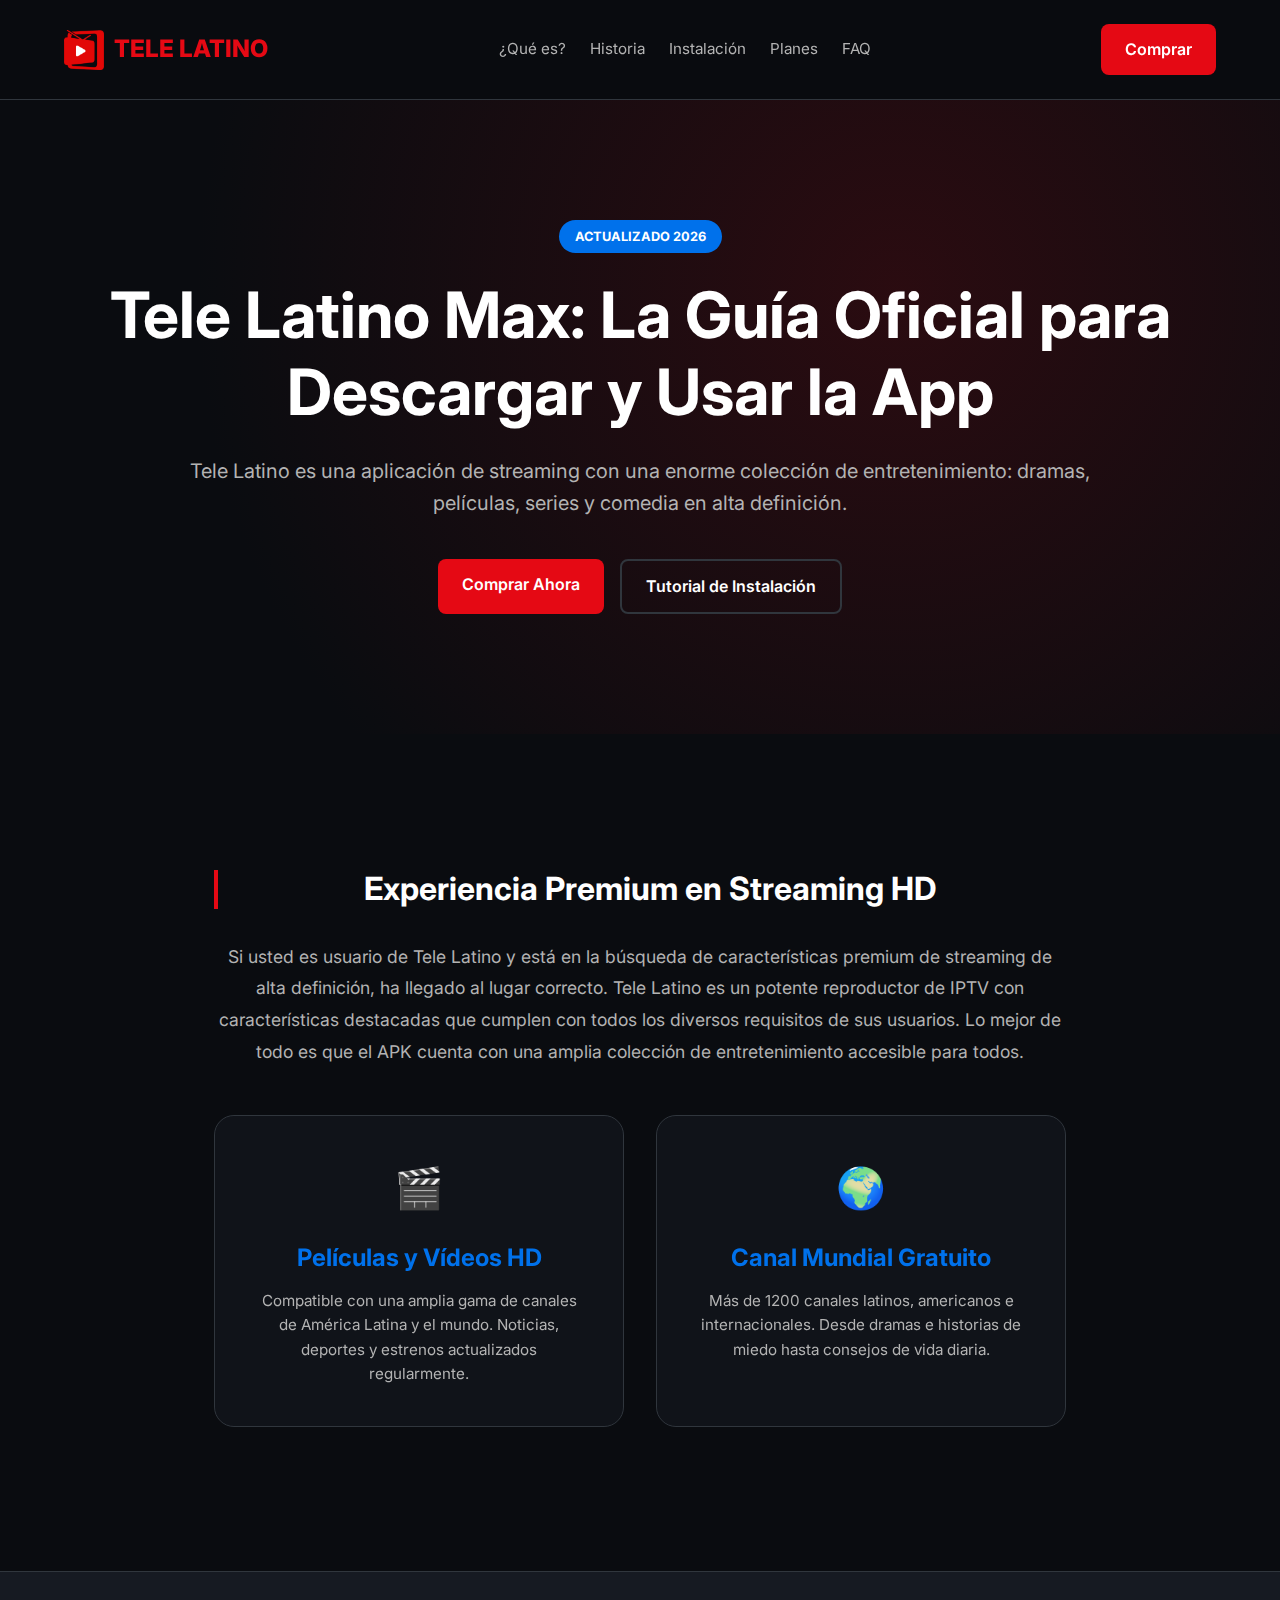
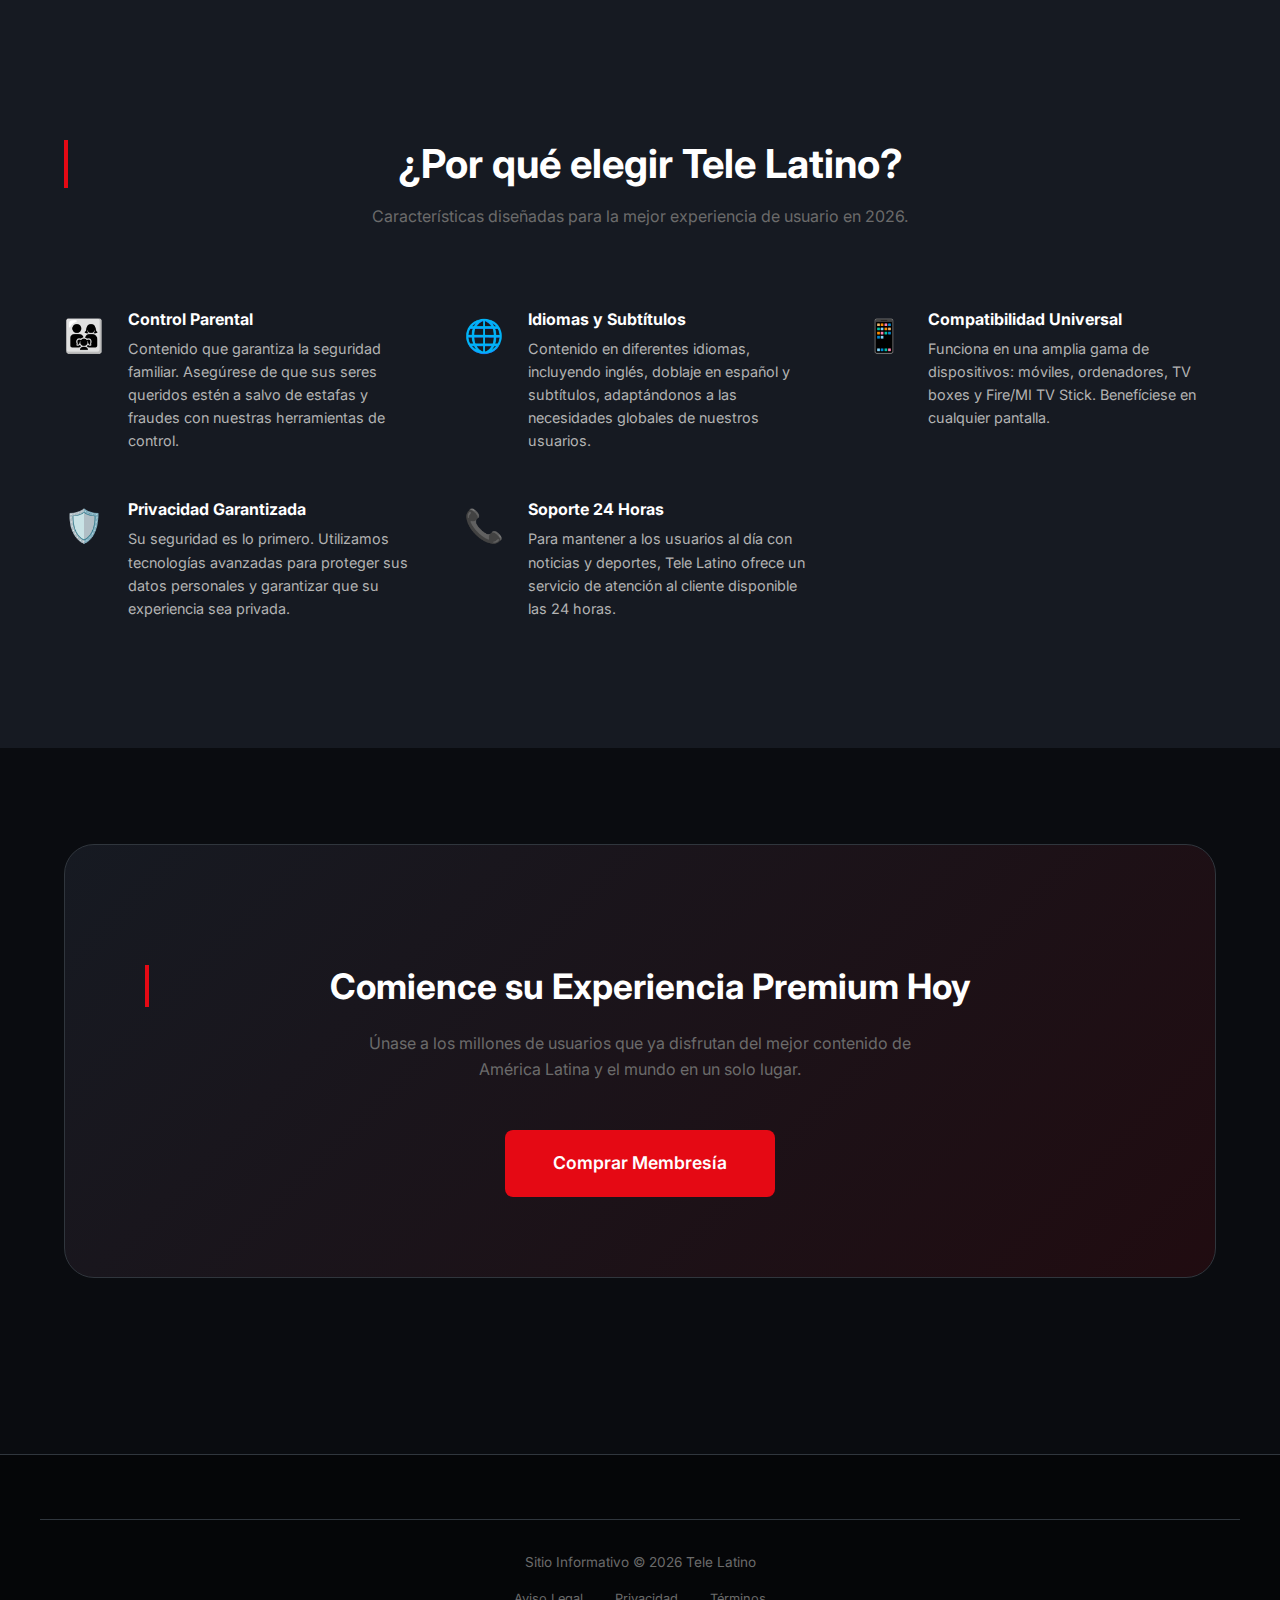
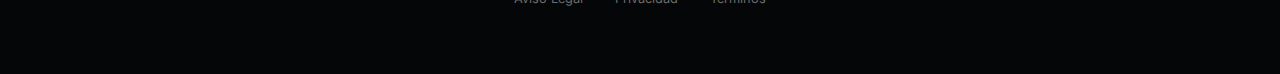
<file: index.html>
<!DOCTYPE html>
<html lang="es">

<head>
    <meta charset="UTF-8">
    <meta name="viewport" content="width=device-width, initial-scale=1.0">
    <title>Tele Latino Max 2026: Descargar App Oficial y Guía de Instalación</title>
    <meta name="description"
        content="Tele Latino Max 2026. Descarga el APK oficial, instala en Fire Stick y accede a Tele Latino Online de forma segura. La mejor app para Android y Smart TV.">
    <link rel="canonical" href="https://telelatino-mundial.info/">

    <!-- Open Graph / Facebook -->
    <meta property="og:type" content="website">
    <meta property="og:url" content="https://telelatino-mundial.info/">
    <meta property="og:title" content="Tele Latino Max 2026: Descargar App Oficial">
    <meta property="og:description"
        content="Todo sobre Tele Latino Max: descargar app, instalación en Android y Fire Stick. Guía 2026.">
    <meta property="og:image" content="https://telelatino-mundial.info/img/logo.png">

    <!-- Google Compliance Signals -->
    <meta name="googlebot" content="index, follow, max-snippet:-1, max-image-preview:large, max-video-preview:-1">
    <meta name="bingbot" content="index, follow">

    <!-- Structured Data JSON-LD -->
    <script type="application/ld+json">
    {
      "@context": "https://schema.org",
      "@type": "WebSite",
      "name": "Tele Latino Guía Oficial",
      "url": "https://telelatino-mundial.info/",
      "potentialAction": {
        "@type": "SearchAction",
        "target": "https://telelatino-mundial.info/faq.html?q={search_term_string}",
        "query-input": "required name=search_term_string"
      }
    }
    </script>
    <script type="application/ld+json">
    {
      "@context": "https://schema.org",
      "@type": "SoftwareApplication",
      "name": "Tele Latino Max",
      "operatingSystem": "Android",
      "applicationCategory": "EntertainmentApplication",
      "aggregateRating": {
        "@type": "AggregateRating",
        "ratingValue": "4.8",
        "reviewCount": "12500"
      },
      "offers": {
        "@type": "Offer",
        "price": "8.00",
        "priceCurrency": "USD"
      }
    }
    </script>
    <link rel="icon" type="image/png" href="img/favicon.png">
    <link rel="stylesheet" href="css/styles.css">
    <link rel="preconnect" href="https://fonts.googleapis.com">
    <link rel="preconnect" href="https://fonts.gstatic.com" crossorigin>
    <link href="https://fonts.googleapis.com/css2?family=Inter:wght@400;600;700;800&display=swap" rel="stylesheet">
    <style>
        .hero {
            position: relative;
            padding: 120px 0;
            overflow: hidden;
            background: radial-gradient(circle at 70% 30%, rgba(229, 9, 20, 0.15) 0%, rgba(10, 12, 16, 1) 70%);
        }

        .badge {
            display: inline-block;
            background-color: var(--secondary);
            color: white;
            padding: 0.4rem 1rem;
            border-radius: 50px;
            font-size: 0.8rem;
            font-weight: 700;
            margin-bottom: 1.5rem;
            text-transform: uppercase;
        }

        .feature-card {
            border: 1px solid var(--border);
            padding: 2.5rem;
            border-radius: 20px;
            background: rgba(22, 26, 34, 0.5);
            backdrop-filter: blur(10px);
            transition: var(--transition);
        }

        .feature-card:hover {
            border-color: var(--primary);
            box-shadow: 0 10px 30px rgba(229, 9, 20, 0.1);
        }
    </style>
</head>

<body>
    <header>
        <div class="container">
            <nav>
                <a href="index.html" class="logo">
                    <img src="img/logo.png" alt="Tele Latino">
                    Tele Latino
                </a>
                <div class="nav-links">
                    <a href="que-es-tele-latino.html">¿Qué es?</a>
                    <a href="historia.html">Historia</a>
                    <a href="instalacion.html">Instalación</a>
                    <a href="planes-precios.html">Planes</a>
                    <a href="faq.html">FAQ</a>
                </div>
                <div class="nav-cta">
                    <a href="https://telelatino-mundial.com" class="btn btn-primary">Comprar</a>
                </div>
            </nav>
        </div>
    </header>

    <main>
        <section class="hero">
            <div class="container" style="position: relative; z-index: 2; text-align: center;">
                <span class="badge">Actualizado 2026</span>
                <h1 style="font-size: clamp(2.5rem, 5vw, 4rem); margin-bottom: 1.5rem;">Tele Latino Max: La Guía Oficial
                    para Descargar y Usar la App</h1>
                <p
                    style="font-size: 1.25rem; color: var(--text-gray); margin-bottom: 2.5rem; max-width: 900px; margin-inline: auto;">
                    Tele Latino es una aplicación de streaming con una enorme colección de entretenimiento: dramas,
                    películas, series y comedia en alta definición.
                </p>
                <div style="display: flex; gap: 1rem; justify-content: center;">
                    <a href="https://telelatino-mundial.com" class="btn btn-primary">Comprar Ahora</a>
                    <a href="instalacion.html" class="btn btn-outline">Tutorial de Instalación</a>
                </div>
            </div>
        </section>

        <!-- Nueva Sección: Introducción Detallada -->
        <section style="padding: 6rem 0; border-bottom: 1px solid var(--border);">
            <div class="container" style="max-width: 900px; text-align: center;">
                <h2 style="margin-bottom: 2rem;">Experiencia Premium en Streaming HD</h2>
                <p style="color: var(--text-gray); font-size: 1.1rem; line-height: 1.8; margin-bottom: 3rem;">
                    Si usted es usuario de Tele Latino y está en la búsqueda de características premium de streaming de
                    alta definición, ha llegado al lugar correcto. Tele Latino es un potente reproductor de IPTV con
                    características destacadas que cumplen con todos los diversos requisitos de sus usuarios. Lo mejor
                    de todo es que el APK cuenta con una amplia colección de entretenimiento accesible para todos.
                </p>
                <div class="card-grid">
                    <div class="feature-card">
                        <div style="font-size: 2.5rem; margin-bottom: 1rem;">🎬</div>
                        <h3>Películas y Vídeos HD</h3>
                        <p style="color: var(--text-gray); font-size: 0.95rem;">Compatible con una amplia gama de
                            canales de América Latina y el mundo. Noticias, deportes y estrenos actualizados
                            regularmente.</p>
                    </div>
                    <div class="feature-card">
                        <div style="font-size: 2.5rem; margin-bottom: 1rem;">🌍</div>
                        <h3>Canal Mundial Gratuito</h3>
                        <p style="color: var(--text-gray); font-size: 0.95rem;">Más de 1200 canales latinos, americanos
                            e internacionales. Desde dramas e historias de miedo hasta consejos de vida diaria.</p>
                    </div>
                </div>
            </div>
        </section>

        <!-- Nueva Sección: Por qué elegir Tele Latino -->
        <section style="padding: 8rem 0; background-color: var(--bg-card);">
            <div class="container">
                <div style="text-align: center; margin-bottom: 5rem;">
                    <h2 style="font-size: 2.5rem;">¿Por qué elegir Tele Latino?</h2>
                    <p style="color: var(--text-muted);">Características diseñadas para la mejor experiencia de usuario
                        en 2026.</p>
                </div>

                <div style="display: grid; grid-template-columns: repeat(auto-fit, minmax(300px, 1fr)); gap: 3rem;">
                    <!-- Control Parental -->
                    <div style="display: flex; gap: 1.5rem;">
                        <span style="font-size: 2rem; color: var(--primary);">👨‍👩‍👧</span>
                        <div>
                            <h4 style="margin-bottom: 0.5rem;">Control Parental</h4>
                            <p style="color: var(--text-gray); font-size: 0.9rem;">Contenido que garantiza la seguridad
                                familiar. Asegúrese de que sus seres queridos estén a salvo de estafas y fraudes con
                                nuestras herramientas de control.</p>
                        </div>
                    </div>

                    <!-- Idiomas -->
                    <div style="display: flex; gap: 1.5rem;">
                        <span style="font-size: 2rem; color: var(--primary);">🌐</span>
                        <div>
                            <h4 style="margin-bottom: 0.5rem;">Idiomas y Subtítulos</h4>
                            <p style="color: var(--text-gray); font-size: 0.9rem;">Contenido en diferentes idiomas,
                                incluyendo inglés, doblaje en español y subtítulos, adaptándonos a las necesidades
                                globales de nuestros usuarios.</p>
                        </div>
                    </div>

                    <!-- Compatibilidad -->
                    <div style="display: flex; gap: 1.5rem;">
                        <span style="font-size: 2rem; color: var(--primary);">📱</span>
                        <div>
                            <h4 style="margin-bottom: 0.5rem;">Compatibilidad Universal</h4>
                            <p style="color: var(--text-gray); font-size: 0.9rem;">Funciona en una amplia gama de
                                dispositivos: móviles, ordenadores, TV boxes y Fire/MI TV Stick. Benefíciese en
                                cualquier pantalla.</p>
                        </div>
                    </div>

                    <!-- Privacidad -->
                    <div style="display: flex; gap: 1.5rem;">
                        <span style="font-size: 2rem; color: var(--primary);">🛡️</span>
                        <div>
                            <h4 style="margin-bottom: 0.5rem;">Privacidad Garantizada</h4>
                            <p style="color: var(--text-gray); font-size: 0.9rem;">Su seguridad es lo primero.
                                Utilizamos tecnologías avanzadas para proteger sus datos personales y garantizar que su
                                experiencia sea privada.</p>
                        </div>
                    </div>

                    <!-- Soporte 24h -->
                    <div style="display: flex; gap: 1.5rem;">
                        <span style="font-size: 2rem; color: var(--primary);">📞</span>
                        <div>
                            <h4 style="margin-bottom: 0.5rem;">Soporte 24 Horas</h4>
                            <p style="color: var(--text-gray); font-size: 0.9rem;">Para mantener a los usuarios al día
                                con noticias y deportes, Tele Latino ofrece un servicio de atención al cliente
                                disponible las 24 horas.</p>
                        </div>
                    </div>
                </div>
            </div>
        </section>

        <!-- CTA Final -->
        <section style="padding: 6rem 0; text-align: center;">
            <div class="container">
                <div
                    style="background: linear-gradient(135deg, var(--bg-card) 0%, rgba(229, 9, 20, 0.1) 100%); padding: 5rem; border-radius: 30px; border: 1px solid var(--border);">
                    <h2 style="font-size: 2.2rem; margin-bottom: 1.5rem;">Comience su Experiencia Premium Hoy</h2>
                    <p style="color: var(--text-muted); margin-bottom: 3rem; max-width: 600px; margin-inline: auto;">
                        Únase a los millones de usuarios que ya disfrutan del mejor contenido de América Latina y el
                        mundo en un solo lugar.</p>
                    <a href="https://telelatino-mundial.com" class="btn btn-primary"
                        style="padding: 1.2rem 3rem; font-size: 1.1rem;">Comprar Membresía</a>
                </div>
            </div>
        </section>
    </main>

    <footer>
        <div class="container" style="padding: 2rem 0; text-align: center; border-top: 1px solid var(--border);">
            <p style="color: var(--text-muted); font-size: 0.85rem; margin-bottom: 1rem;">Sitio Informativo &copy; 2026
                Tele Latino</p>
            <div style="display: flex; justify-content: center; gap: 2rem; font-size: 0.8rem;">
                <a href="aviso-legal.html" style="color: var(--text-muted); text-decoration: none;">Aviso Legal</a>
                <a href="politica-privacidad.html"
                    style="color: var(--text-muted); text-decoration: none;">Privacidad</a>
                <a href="terminos-condiciones.html"
                    style="color: var(--text-muted); text-decoration: none;">Términos</a>
            </div>
        </div>
    </footer>
</body>

</html>
</file>
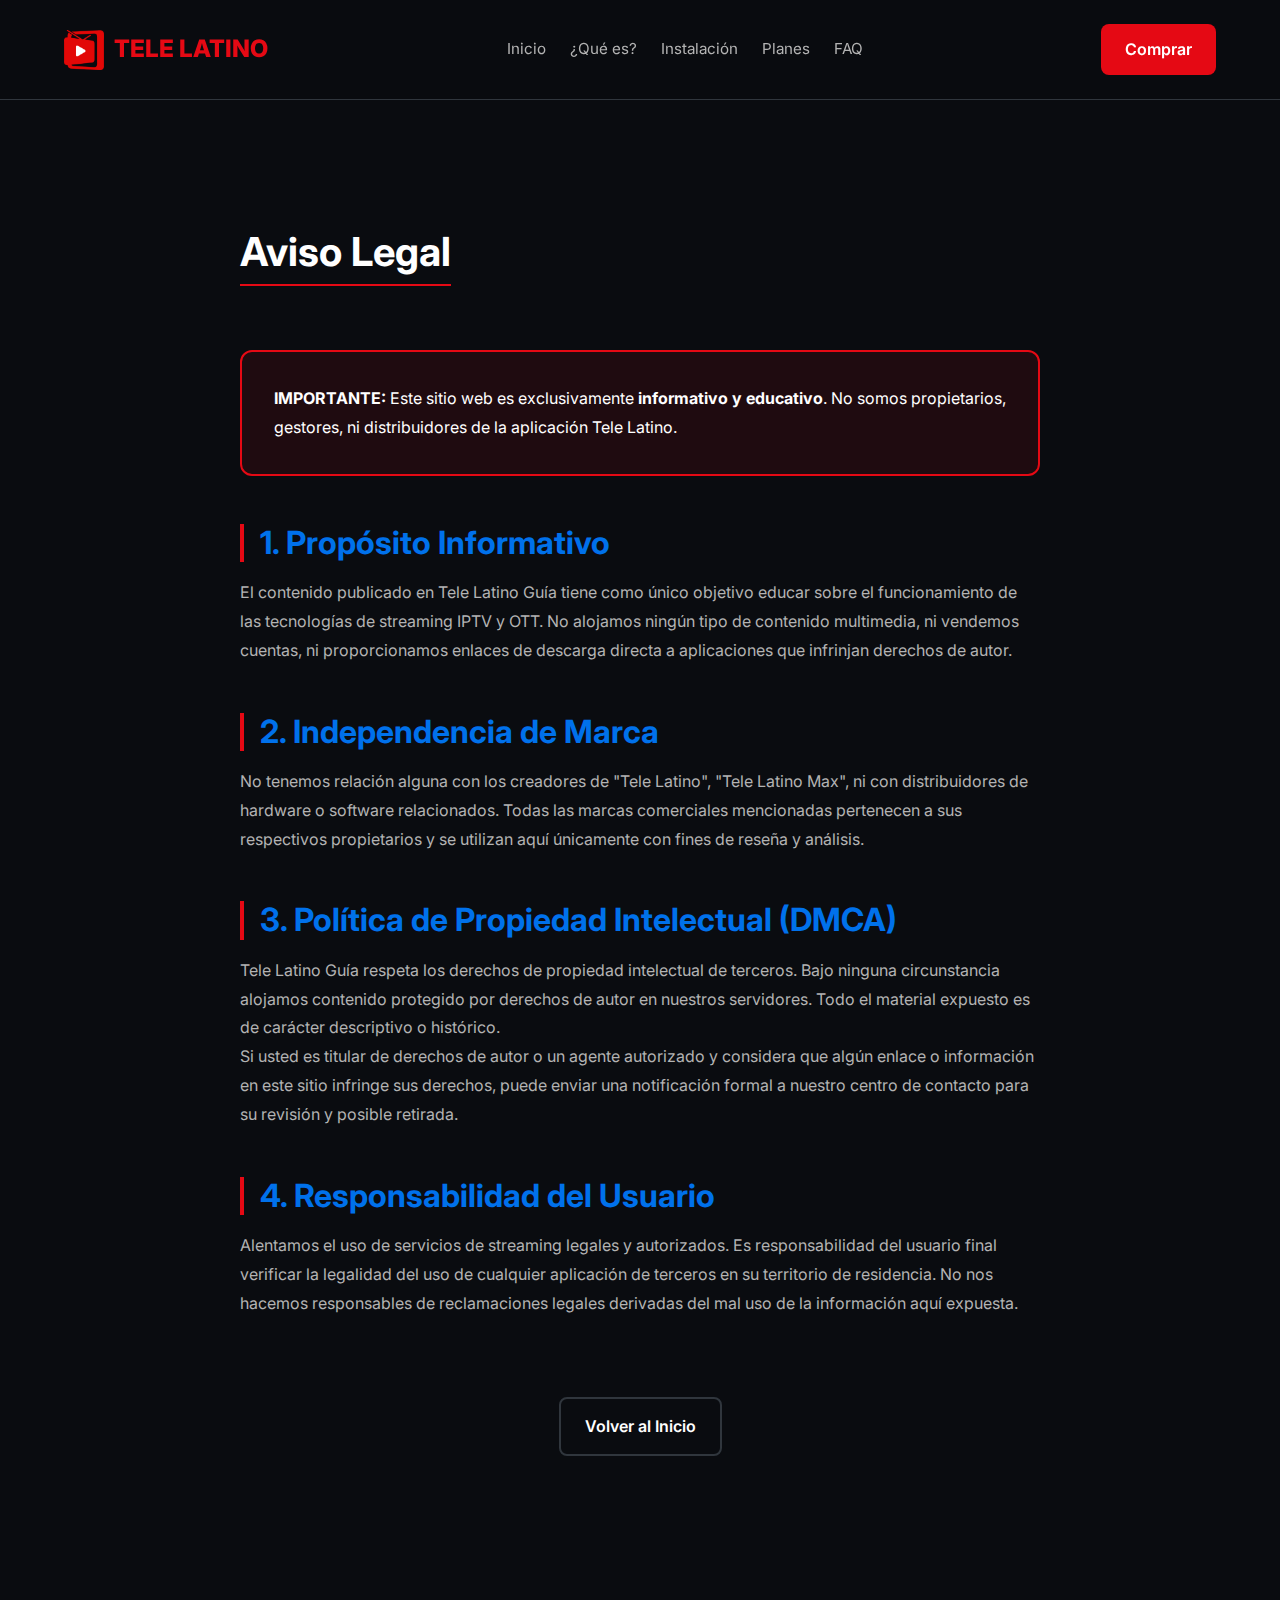
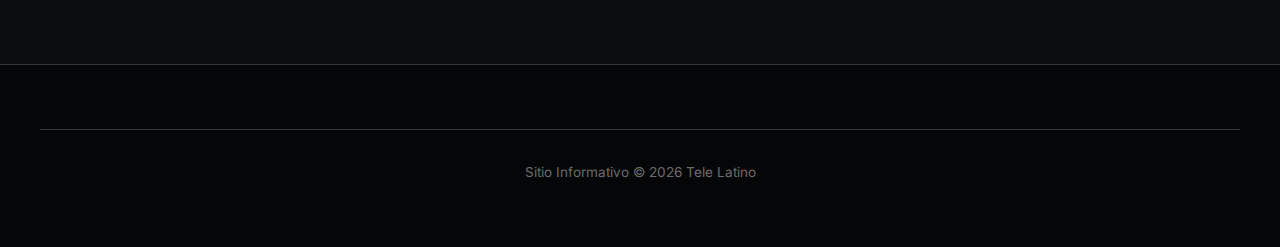
<file: aviso-legal.html>
<!DOCTYPE html>
<html lang="es">

<head>
    <meta charset="UTF-8">
    <meta name="viewport" content="width=device-width, initial-scale=1.0">
    <title>Aviso Legal – Tele Latino Guía Informativa 2026</title>
    <meta name="description"
        content="Descargo de responsabilidad legal. Información crítica sobre nuestra independencia de la marca Tele Latino y nuestra misión educativa.">
    <link rel="canonical" href="https://telelatino-mundial.info/aviso-legal.html">
    <link rel="icon" type="image/png" href="img/favicon.png">
    <link rel="stylesheet" href="css/styles.css">
    <link rel="preconnect" href="https://fonts.googleapis.com">
    <link rel="preconnect" href="https://fonts.gstatic.com" crossorigin>
    <link href="https://fonts.googleapis.com/css2?family=Inter:wght@400;600;700;800&display=swap" rel="stylesheet">
    <style>
        .legal-content {
            padding: 8rem 0;
            max-width: 800px;
            margin: 0 auto;
            line-height: 1.8;
            color: var(--text-gray);
        }

        .legal-content h1 {
            color: var(--text-white);
            margin-bottom: 2rem;
            border-bottom: 2px solid var(--primary);
            padding-bottom: 0.5rem;
            display: inline-block;
        }

        .legal-content h2 {
            color: var(--secondary);
            margin-top: 3rem;
            margin-bottom: 1rem;
        }

        .warning-stamp {
            background: rgba(229, 9, 20, 0.1);
            border: 2px solid var(--primary);
            padding: 2rem;
            border-radius: 12px;
            margin: 2rem 0;
            color: var(--text-white);
        }
    </style>
</head>

<body>
    <header>
        <div class="container">
            <nav>
                <a href="index.html" class="logo">
                    <img src="img/logo.png" alt="Tele Latino">
                    Tele Latino
                </a>
                <div class="nav-links">
                    <a href="index.html">Inicio</a>
                    <a href="que-es-tele-latino.html">¿Qué es?</a>
                    <a href="instalacion.html">Instalación</a>
                    <a href="planes-precios.html">Planes</a>
                    <a href="faq.html">FAQ</a>
                </div>
                <div class="nav-cta">
                    <a href="https://telelatino-mundial.com" class="btn btn-primary">Comprar</a>
                </div>
            </nav>
        </div>
    </header>

    <main class="container legal-content">
        <h1>Aviso Legal</h1>

        <div class="warning-stamp">
            <strong>IMPORTANTE:</strong> Este sitio web es exclusivamente <strong>informativo y educativo</strong>. No
            somos propietarios, gestores, ni distribuidores de la aplicación Tele Latino.
        </div>

        <h2>1. Propósito Informativo</h2>
        <p>El contenido publicado en Tele Latino Guía tiene como único objetivo educar sobre el funcionamiento de las
            tecnologías de streaming IPTV y OTT. No alojamos ningún tipo de contenido multimedia, ni vendemos cuentas,
            ni proporcionamos enlaces de descarga directa a aplicaciones que infrinjan derechos de autor.</p>

        <h2>2. Independencia de Marca</h2>
        <p>No tenemos relación alguna con los creadores de "Tele Latino", "Tele Latino Max", ni con distribuidores de
            hardware o software relacionados. Todas las marcas comerciales mencionadas pertenecen a sus respectivos
            propietarios y se utilizan aquí únicamente con fines de reseña y análisis.</p>

        <h2>3. Política de Propiedad Intelectual (DMCA)</h2>
        <p>Tele Latino Guía respeta los derechos de propiedad intelectual de terceros. Bajo ninguna circunstancia
            alojamos contenido protegido por derechos de autor en nuestros servidores. Todo el material expuesto es de
            carácter descriptivo o histórico.</p>
        <p>Si usted es titular de derechos de autor o un agente autorizado y considera que algún enlace o información en
            este sitio infringe sus derechos, puede enviar una notificación formal a nuestro centro de contacto para su
            revisión y posible retirada.</p>

        <h2>4. Responsabilidad del Usuario</h2>
        <p>Alentamos el uso de servicios de streaming legales y autorizados. Es responsabilidad del usuario final
            verificar la legalidad del uso de cualquier aplicación de terceros en su territorio de residencia. No nos
            hacemos responsables de reclamaciones legales derivadas del mal uso de la información aquí expuesta.</p>

        <div style="margin-top: 5rem; text-align: center;">
            <a href="index.html" class="btn btn-outline">Volver al Inicio</a>
        </div>
    </main>

    <footer>
        <div class="container" style="padding: 2rem 0; text-align: center; border-top: 1px solid var(--border);">
            <p style="color: var(--text-muted); font-size: 0.85rem;">Sitio Informativo &copy; 2026 Tele Latino</p>
        </div>
    </footer>
</body>

</html>
</file>
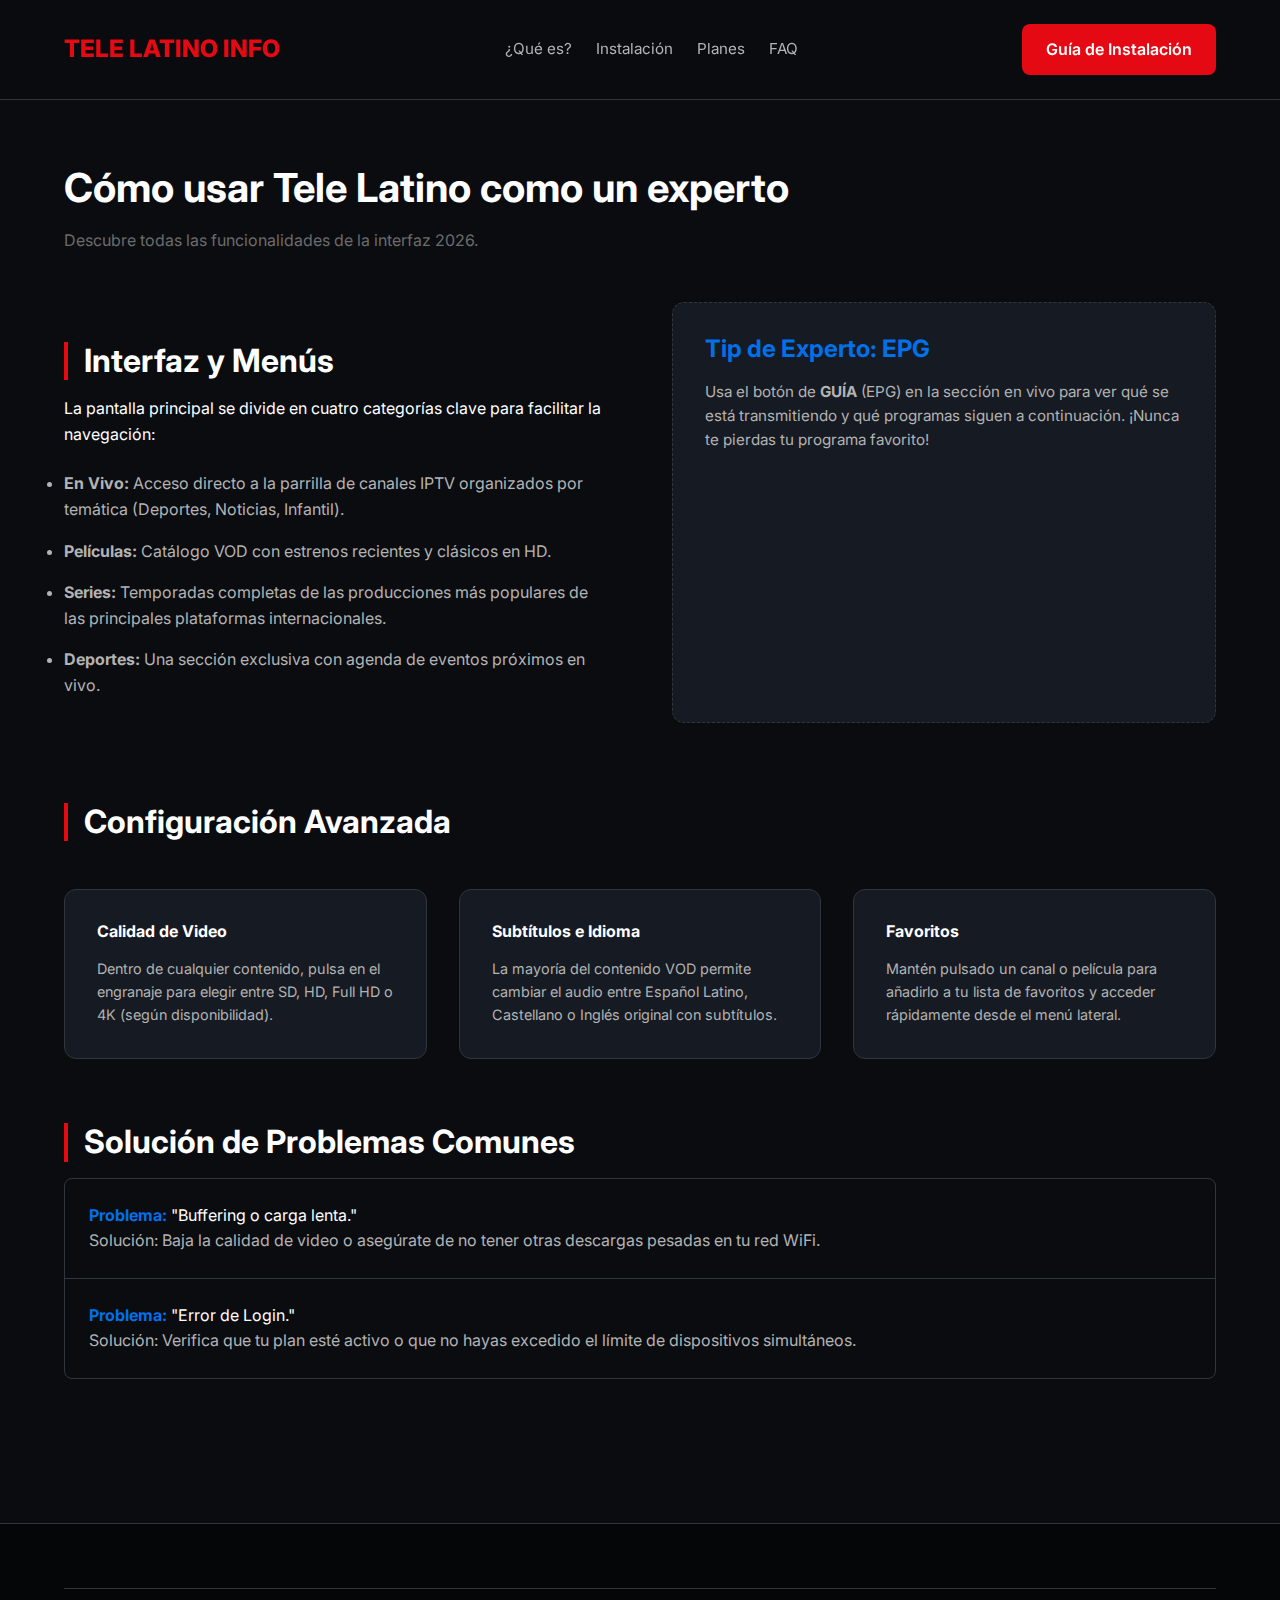
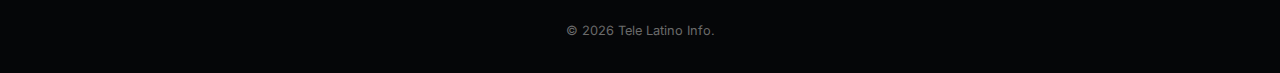
<file: como-usar.html>
<!DOCTYPE html>
<html lang="es">

<head>
    <meta charset="UTF-8">
    <meta name="viewport" content="width=device-width, initial-scale=1.0">
    <title>Cómo usar Tele Latino – Funciones y Configuración</title>
    <meta name="description"
        content="Guía completa sobre el funcionamiento de Tele Latino: menús, búsqueda, favoritos y configuración de calidad.">
    <link rel="stylesheet" href="css/styles.css">
    <link rel="preconnect" href="https://fonts.googleapis.com">
    <link rel="preconnect" href="https://fonts.gstatic.com" crossorigin>
    <link href="https://fonts.googleapis.com/css2?family=Inter:wght@400;600;700;800&display=swap" rel="stylesheet">
</head>

<body>
    <header>
        <div class="container">
            <nav>
                <a href="index.html" class="logo">Tele Latino Info</a>
                <div class="nav-links">
                    <a href="que-es-tele-latino.html">¿Qué es?</a>
                    <a href="instalacion.html">Instalación</a>
                    <a href="planes-precios.html">Planes</a>
                    <a href="faq.html">FAQ</a>
                </div>
                <a href="instalacion.html" class="btn btn-primary">Guía de Instalación</a>
            </nav>
        </div>
    </header>

    <main class="container" style="padding: 4rem 1.5rem;">
        <article>
            <h1>Cómo usar Tele Latino como un experto</h1>
            <p style="color: var(--text-muted); margin-bottom: 3rem;">Descubre todas las funcionalidades de la interfaz
                2026.</p>

            <div style="display: grid; grid-template-columns: 1fr 1fr; gap: 4rem; margin-bottom: 5rem;">
                <div>
                    <h2>Interfaz y Menús</h2>
                    <p>La pantalla principal se divide en cuatro categorías clave para facilitar la navegación:</p>
                    <ul style="margin: 1.5rem 0; color: var(--text-gray);">
                        <li style="margin-bottom: 1rem;"><strong>En Vivo:</strong> Acceso directo a la parrilla de
                            canales IPTV organizados por temática (Deportes, Noticias, Infantil).</li>
                        <li style="margin-bottom: 1rem;"><strong>Películas:</strong> Catálogo VOD con estrenos recientes
                            y clásicos en HD.</li>
                        <li style="margin-bottom: 1rem;"><strong>Series:</strong> Temporadas completas de las
                            producciones más populares de las principales plataformas internacionales.</li>
                        <li style="margin-bottom: 1rem;"><strong>Deportes:</strong> Una sección exclusiva con agenda de
                            eventos próximos en vivo.</li>
                    </ul>
                </div>
                <div
                    style="background-color: var(--bg-card); border-radius: 12px; padding: 2rem; border: 1px dashed var(--border);">
                    <h3 style="margin-top: 0;">Tip de Experto: EPG</h3>
                    <p style="color: var(--text-gray); font-size: 0.95rem;">Usa el botón de <strong>GUÍA</strong> (EPG)
                        en la sección en vivo para ver qué se está transmitiendo y qué programas siguen a continuación.
                        ¡Nunca te pierdas tu programa favorito!</p>
                </div>
            </div>

            <h2>Configuración Avanzada</h2>
            <div class="card-grid">
                <div class="card">
                    <h4>Calidad de Video</h4>
                    <p style="font-size: 0.9rem; color: var(--text-gray);">Dentro de cualquier contenido, pulsa en el
                        engranaje para elegir entre SD, HD, Full HD o 4K (según disponibilidad).</p>
                </div>
                <div class="card">
                    <h4>Subtítulos e Idioma</h4>
                    <p style="font-size: 0.9rem; color: var(--text-gray);">La mayoría del contenido VOD permite cambiar
                        el audio entre Español Latino, Castellano o Inglés original con subtítulos.</p>
                </div>
                <div class="card">
                    <h4>Favoritos</h4>
                    <p style="font-size: 0.9rem; color: var(--text-gray);">Mantén pulsado un canal o película para
                        añadirlo a tu lista de favoritos y acceder rápidamente desde el menú lateral.</p>
                </div>
            </div>

            <section style="margin-top: 4rem;">
                <h2>Solución de Problemas Comunes</h2>
                <div style="border: 1px solid var(--border); border-radius: 8px; overflow: hidden;">
                    <div style="padding: 1.5rem; border-bottom: 1px solid var(--border);">
                        <strong style="color: var(--secondary);">Problema:</strong> "Buffering o carga lenta."<br>
                        <span style="color: var(--text-gray);">Solución: Baja la calidad de video o asegúrate de no
                            tener otras descargas pesadas en tu red WiFi.</span>
                    </div>
                    <div style="padding: 1.5rem;">
                        <strong style="color: var(--secondary);">Problema:</strong> "Error de Login."<br>
                        <span style="color: var(--text-gray);">Solución: Verifica que tu plan esté activo o que no hayas
                            excedido el límite de dispositivos simultáneos.</span>
                    </div>
                </div>
            </section>
        </article>
    </main>

    <footer>
        <div class="container">
            <div
                style="border-top: 1px solid var(--border); padding-top: 2rem; text-align: center; color: var(--text-muted); font-size: 0.8rem;">
                &copy; 2026 Tele Latino Info.
            </div>
        </div>
    </footer>
</body>

</html>
</file>
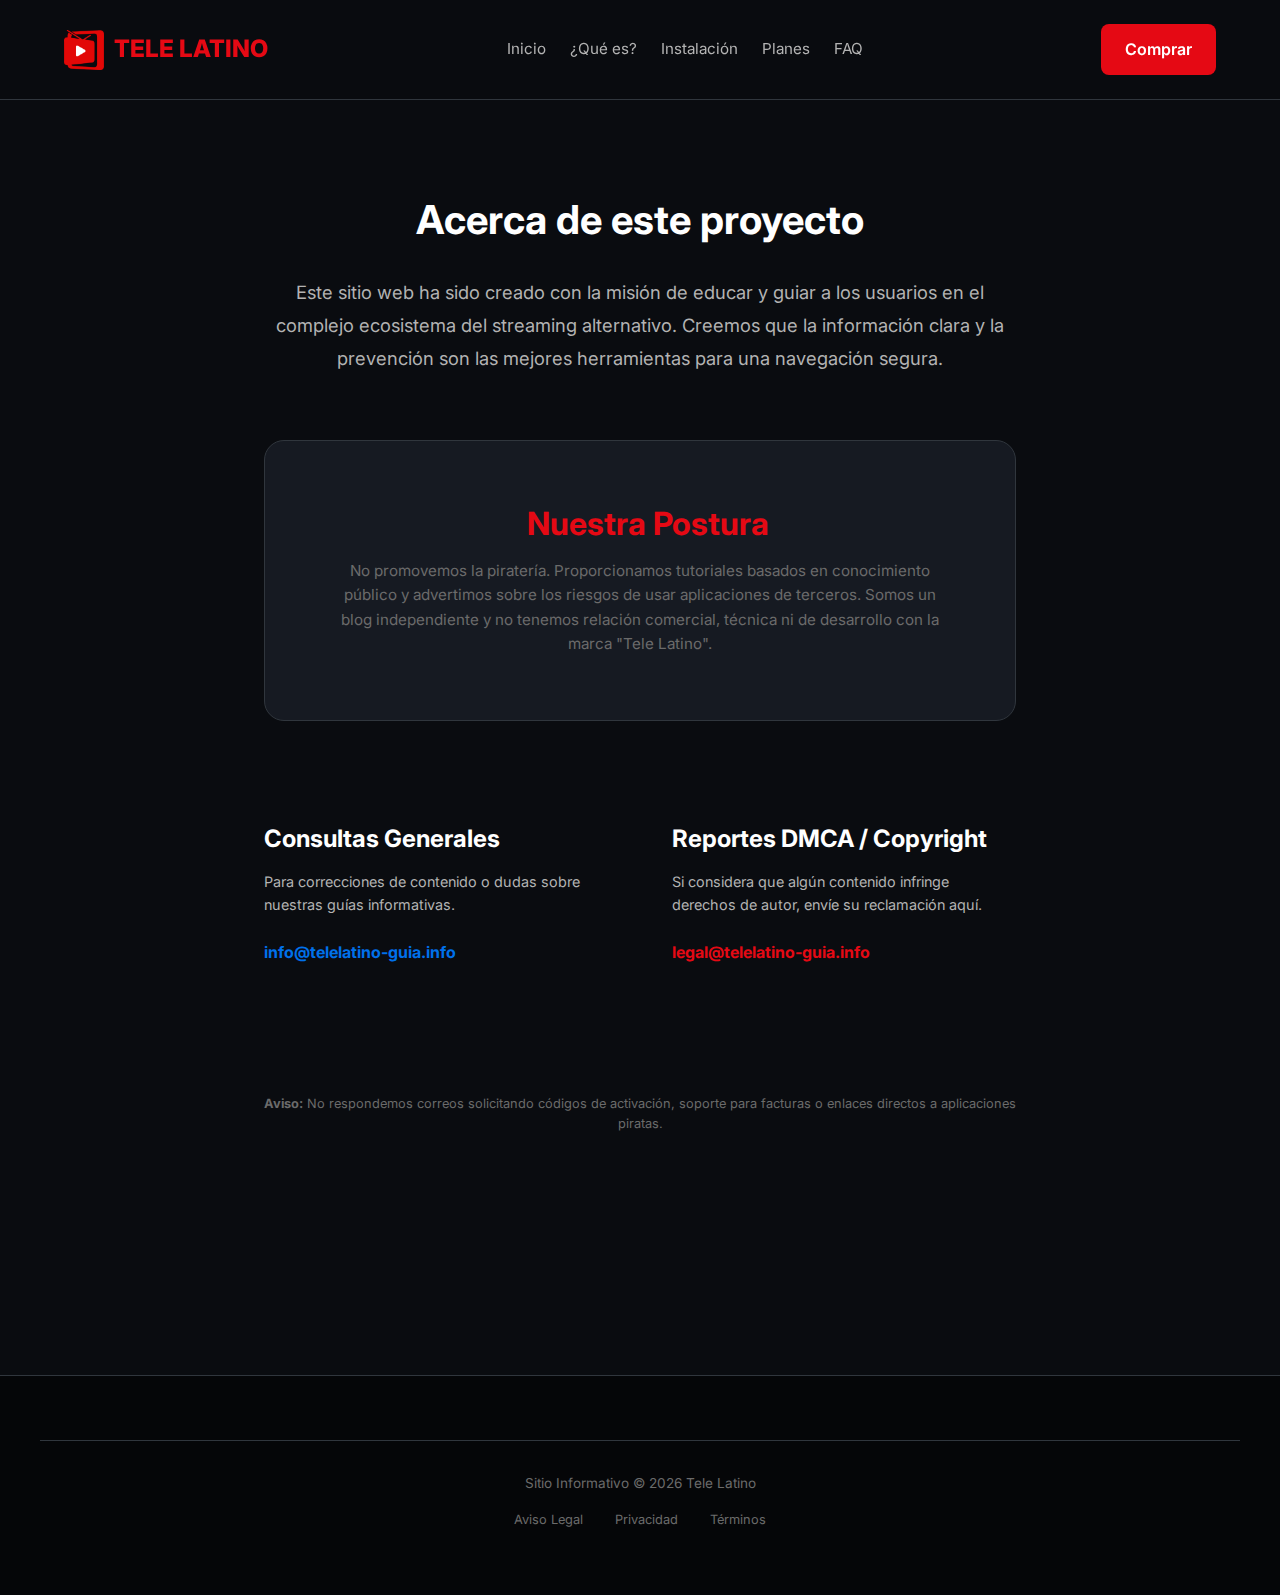
<file: contacto.html>
<!DOCTYPE html>
<html lang="es">

<head>
    <meta charset="UTF-8">
    <meta name="viewport" content="width=device-width, initial-scale=1.0">
    <title>Soporte y Contacto Informativo – Tele Latino 2026</title>
    <meta name="description"
        content="Contacta con nuestro portal informativo independiente. Misión, postura ante derechos autor y canales de colaboración educativa 2026.">
    <link rel="canonical" href="https://telelatino-mundial.info/contacto.html">

    <!-- Open Graph -->
    <meta property="og:type" content="website">
    <meta property="og:title" content="Contacto - Portal Informativo Tele Latino">
    <meta property="og:description" content="Conoce nuestra misión educativa e independiente.">
    <meta property="og:image" content="https://telelatino-mundial.info/img/logo.png">
    <link rel="icon" type="image/png" href="img/favicon.png">
    <link rel="stylesheet" href="css/styles.css">
    <link rel="preconnect" href="https://fonts.googleapis.com">
    <link rel="preconnect" href="https://fonts.gstatic.com" crossorigin>
    <link href="https://fonts.googleapis.com/css2?family=Inter:wght@400;600;700;800&display=swap" rel="stylesheet">
</head>

<body>
    <header>
        <div class="container">
            <nav>
                <a href="index.html" class="logo">
                    <img src="img/logo.png" alt="Tele Latino">
                    Tele Latino
                </a>
                <div class="nav-links">
                    <a href="index.html">Inicio</a>
                    <a href="que-es-tele-latino.html">¿Qué es?</a>
                    <a href="instalacion.html">Instalación</a>
                    <a href="planes-precios.html">Planes</a>
                    <a href="faq.html">FAQ</a>
                </div>
                <div class="nav-cta">
                    <a href="https://telelatino-mundial.com" class="btn btn-primary">Comprar</a>
                </div>
            </nav>
        </div>
    </header>

    <main class="container" style="padding: 6rem 1.5rem; text-align: center; max-width: 800px;">
        <h1 style="margin-bottom: 2rem;">Acerca de este proyecto</h1>
        <p style="font-size: 1.15rem; color: var(--text-gray); margin-bottom: 4rem; line-height: 1.8;">Este sitio web ha
            sido creado con la misión de educar y guiar a los usuarios en el complejo ecosistema del streaming
            alternativo. Creemos que la información clara y la prevención son las mejores herramientas para una
            navegación segura.</p>

        <div
            style="background: var(--bg-card); padding: 4rem; border-radius: 20px; border: 1px solid var(--border); margin-bottom: 4rem;">
            <h2 style="border: none; margin-top: 0; color: var(--primary);">Nuestra Postura</h2>
            <p style="color: var(--text-muted); font-size: 0.95rem;">No promovemos la piratería. Proporcionamos
                tutoriales basados en conocimiento público y advertimos sobre los riesgos de usar aplicaciones de
                terceros. Somos un blog independiente y no tenemos relación comercial, técnica ni de desarrollo con la
                marca "Tele Latino".</p>
        </div>

        <div style="margin-top: 5rem; display: grid; grid-template-columns: 1fr 1fr; gap: 4rem; text-align: left;">
            <div>
                <h3 style="color: var(--text-white);">Consultas Generales</h3>
                <p style="color: var(--text-gray); font-size: 0.9rem; margin-bottom: 1.5rem;">Para correcciones de
                    contenido o dudas sobre nuestras guías informativas.</p>
                <a href="mailto:info@telelatino-guia.info"
                    style="color: var(--secondary); font-weight: 700; text-decoration: none;">info@telelatino-guia.info</a>
            </div>
            <div>
                <h3 style="color: var(--text-white);">Reportes DMCA / Copyright</h3>
                <p style="color: var(--text-gray); font-size: 0.9rem; margin-bottom: 1.5rem;">Si considera que algún
                    contenido infringe derechos de autor, envíe su reclamación aquí.</p>
                <a href="mailto:legal@telelatino-guia.info"
                    style="color: var(--primary); font-weight: 700; text-decoration: none;">legal@telelatino-guia.info</a>
            </div>
        </div>

        <div style="margin-top: 8rem; padding-bottom: 4rem;">
            <p style="font-size: 0.8rem; color: var(--text-muted);"><strong>Aviso:</strong> No respondemos correos
                solicitando códigos de activación, soporte para facturas o enlaces directos a aplicaciones piratas.</p>
        </div>
    </main>

    <footer>
        <div class="container" style="padding: 2rem 0; text-align: center; border-top: 1px solid var(--border);">
            <p style="color: var(--text-muted); font-size: 0.85rem; margin-bottom: 1rem;">Sitio Informativo &copy; 2026
                Tele Latino</p>
            <div style="display: flex; justify-content: center; gap: 2rem; font-size: 0.8rem;">
                <a href="aviso-legal.html" style="color: var(--text-muted); text-decoration: none;">Aviso Legal</a>
                <a href="politica-privacidad.html"
                    style="color: var(--text-muted); text-decoration: none;">Privacidad</a>
                <a href="terminos-condiciones.html"
                    style="color: var(--text-muted); text-decoration: none;">Términos</a>
            </div>
        </div>
    </footer>
</body>

</html>
</file>
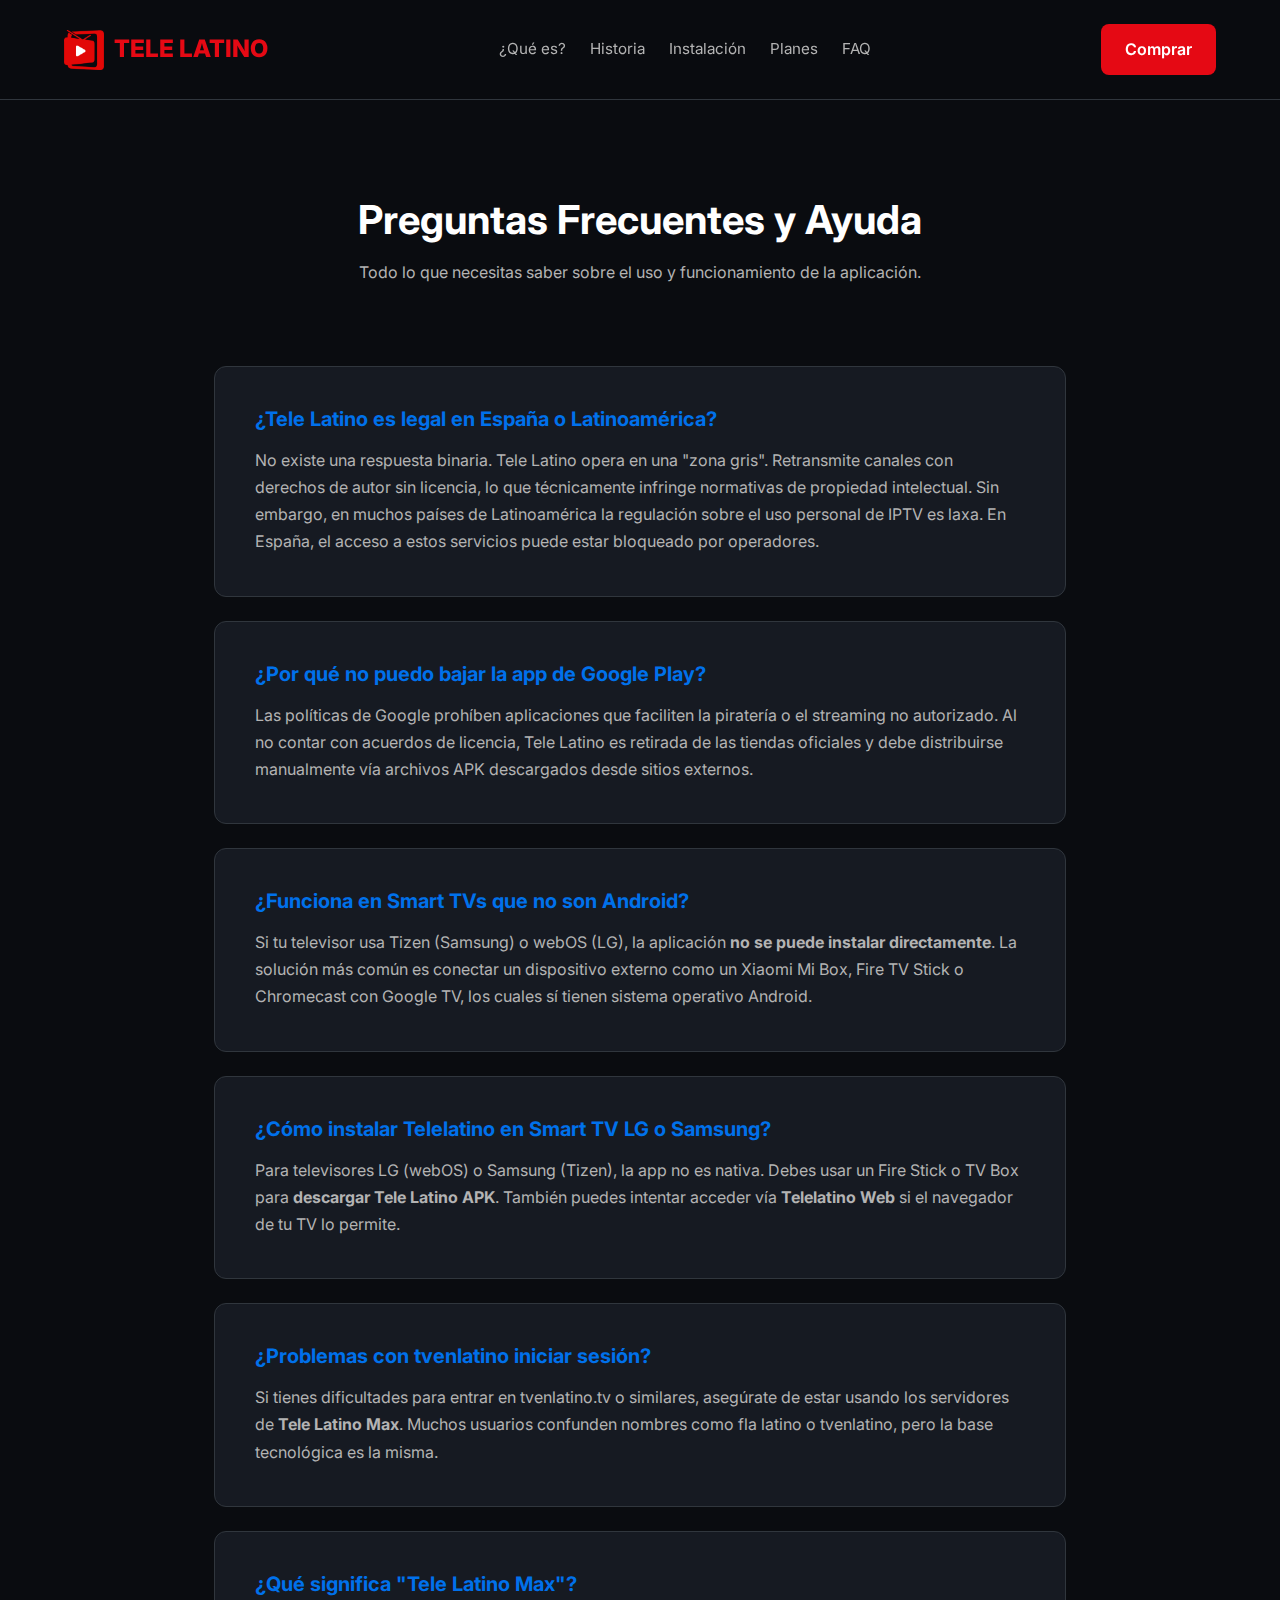
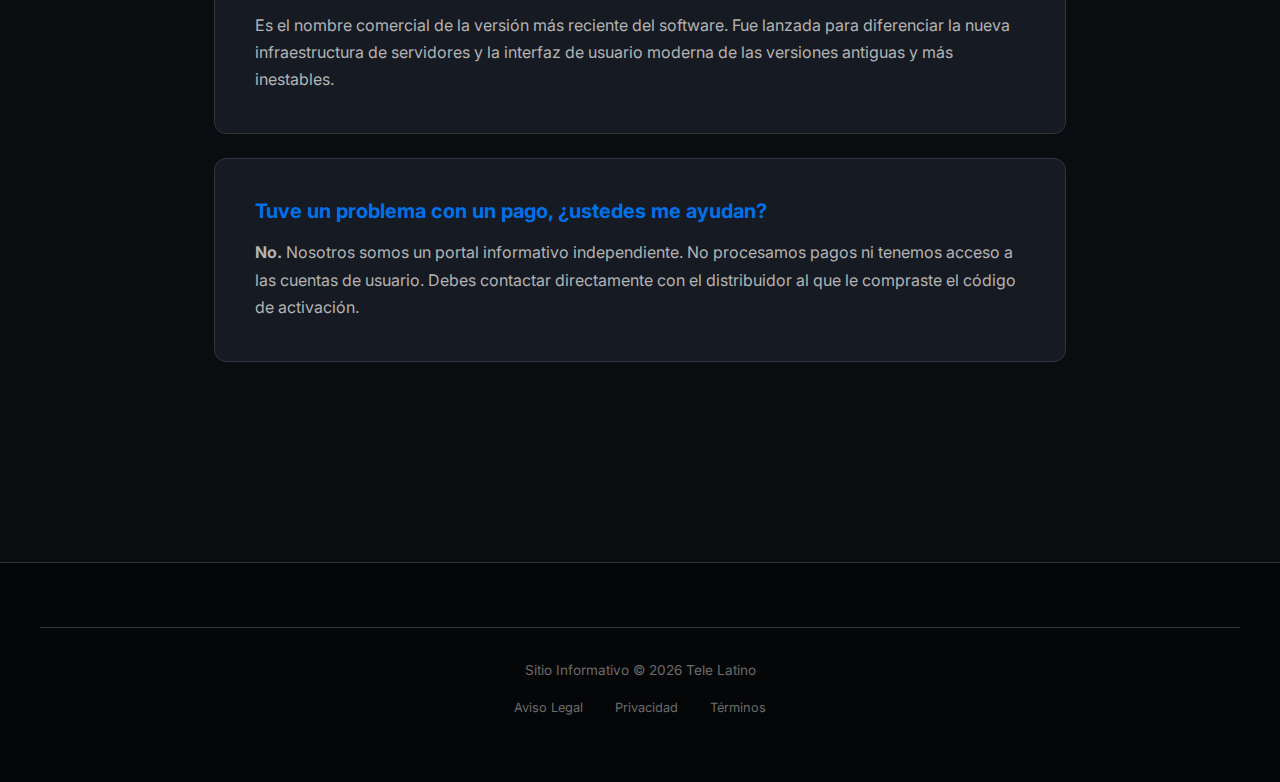
<file: faq.html>
<!DOCTYPE html>
<html lang="es">

<head>
    <meta charset="UTF-8">
    <meta name="viewport" content="width=device-width, initial-scale=1.0">
    <title>Tele Latino FAQ: Ayuda sobre Smart TV, LG y Telelatino Web</title>
    <meta name="description"
        content="Preguntas frecuentes sobre Tele Latino Max. Configuración en Smart TV, soporte para LG y solución a problemas de inicio de sesión fácil.">
    <link rel="canonical" href="https://telelatino-mundial.info/faq.html">

    <!-- Open Graph -->
    <meta property="og:type" content="article">
    <meta property="og:title" content="Tele Latino FAQ: Ayuda y Soporte 2026">
    <meta property="og:description" content="Resolvemos tus dudas sobre Tele Latino en Smart TV, LG y Android.">
    <meta property="og:image" content="https://telelatino-mundial.info/img/logo.png">
    <link rel="icon" type="image/png" href="img/favicon.png">
    <link rel="stylesheet" href="css/styles.css">
    <link rel="preconnect" href="https://fonts.googleapis.com">
    <link rel="preconnect" href="https://fonts.gstatic.com" crossorigin>
    <link href="https://fonts.googleapis.com/css2?family=Inter:wght@400;600;700;800&display=swap" rel="stylesheet">
    <style>
        .faq-item {
            background: var(--bg-card);
            border: 1px solid var(--border);
            border-radius: 12px;
            margin-bottom: 1.5rem;
            padding: 2.5rem;
        }

        .faq-item h3 {
            margin-top: 0;
            color: var(--secondary);
            font-size: 1.25rem;
        }

        .faq-item p {
            color: var(--text-gray);
            font-size: 1rem;
            line-height: 1.7;
        }
    </style>
</head>

<body>
    <header>
        <div class="container">
            <nav>
                <a href="index.html" class="logo">
                    <img src="img/logo.png" alt="Tele Latino">
                    Tele Latino
                </a>
                <div class="nav-links">
                    <a href="que-es-tele-latino.html">¿Qué es?</a>
                    <a href="historia.html">Historia</a>
                    <a href="instalacion.html">Instalación</a>
                    <a href="planes-precios.html">Planes</a>
                    <a href="faq.html">FAQ</a>
                </div>
                <div class="nav-cta">
                    <a href="https://telelatino-mundial.com" class="btn btn-primary">Comprar</a>
                </div>
            </nav>
        </div>
    </header>

    <main class="container" style="padding: 6rem 1.5rem; max-width: 900px;">
        <h1 style="text-align: center; margin-bottom: 1rem;">Preguntas Frecuentes y Ayuda</h1>
        <p style="text-align: center; color: var(--text-gray); margin-bottom: 5rem;">Todo lo que necesitas saber sobre
            el uso y funcionamiento de la aplicación.</p>

        <div class="faq-list">
            <div class="faq-item">
                <h3>¿Tele Latino es legal en España o Latinoamérica?</h3>
                <p>No existe una respuesta binaria. Tele Latino opera en una "zona gris". Retransmite canales con
                    derechos de autor sin licencia, lo que técnicamente infringe normativas de propiedad intelectual.
                    Sin embargo, en muchos países de Latinoamérica la regulación sobre el uso personal de IPTV es laxa.
                    En España, el acceso a estos servicios puede estar bloqueado por operadores.</p>
            </div>
            <div class="faq-item">
                <h3>¿Por qué no puedo bajar la app de Google Play?</h3>
                <p>Las políticas de Google prohíben aplicaciones que faciliten la piratería o el streaming no
                    autorizado. Al no contar con acuerdos de licencia, Tele Latino es retirada de las tiendas oficiales
                    y debe distribuirse manualmente vía archivos APK descargados desde sitios externos.</p>
            </div>
            <div class="faq-item">
                <h3>¿Funciona en Smart TVs que no son Android?</h3>
                <p>Si tu televisor usa Tizen (Samsung) o webOS (LG), la aplicación <strong>no se puede instalar
                        directamente</strong>. La solución más común es conectar un dispositivo externo como un Xiaomi
                    Mi Box, Fire TV Stick o Chromecast con Google TV, los cuales sí tienen sistema operativo Android.
                </p>
            </div>
            <div class="faq-item">
                <h3>¿Cómo instalar Telelatino en Smart TV LG o Samsung?</h3>
                <p>Para televisores LG (webOS) o Samsung (Tizen), la app no es nativa. Debes usar un Fire Stick o TV Box
                    para <strong>descargar Tele Latino APK</strong>. También puedes intentar acceder vía
                    <strong>Telelatino Web</strong> si el navegador de tu TV lo permite.
                </p>
            </div>
            <div class="faq-item">
                <h3>¿Problemas con tvenlatino iniciar sesión?</h3>
                <p>Si tienes dificultades para entrar en tvenlatino.tv o similares, asegúrate de estar usando los
                    servidores de <strong>Tele Latino Max</strong>. Muchos usuarios confunden nombres como fla latino o
                    tvenlatino, pero la base tecnológica es la misma.</p>
            </div>
            <div class="faq-item">
                <h3>¿Qué significa "Tele Latino Max"?</h3>
                <p>Es el nombre comercial de la versión más reciente del software. Fue lanzada para diferenciar la nueva
                    infraestructura de servidores y la interfaz de usuario moderna de las versiones antiguas y más
                    inestables.</p>
            </div>
            <div class="faq-item">
                <h3>Tuve un problema con un pago, ¿ustedes me ayudan?</h3>
                <p><strong>No.</strong> Nosotros somos un portal informativo independiente. No procesamos pagos ni
                    tenemos acceso a las cuentas de usuario. Debes contactar directamente con el distribuidor al que le
                    compraste el código de activación.</p>
            </div>
        </div>

        <script type="application/ld+json">
        {
          "@context": "https://schema.org",
          "@type": "FAQPage",
          "mainEntity": [{
            "@type": "Question",
            "name": "¿Es legal Tele Latino?",
            "acceptedAnswer": { "@type": "Answer", "text": "Tele Latino opera en una zona gris legal al retransmitir contenido sin licencia oficial." }
          }, {
            "@type": "Question",
            "name": "¿Funciona en Samsung o LG?",
            "acceptedAnswer": { "@type": "Answer", "text": "No de forma nativa. Requiere un dispositivo externo con Android como Fire Stick o Mi Box." }
          }]
        }
        </script>
    </main>

    <footer>
        <div class="container" style="padding: 2rem 0; text-align: center; border-top: 1px solid var(--border);">
            <p style="color: var(--text-muted); font-size: 0.85rem; margin-bottom: 1rem;">Sitio Informativo &copy; 2026
                Tele Latino</p>
            <div style="display: flex; justify-content: center; gap: 2rem; font-size: 0.8rem;">
                <a href="aviso-legal.html" style="color: var(--text-muted); text-decoration: none;">Aviso Legal</a>
                <a href="politica-privacidad.html"
                    style="color: var(--text-muted); text-decoration: none;">Privacidad</a>
                <a href="terminos-condiciones.html"
                    style="color: var(--text-muted); text-decoration: none;">Términos</a>
            </div>
        </div>
    </footer>
</body>

</html>
</file>
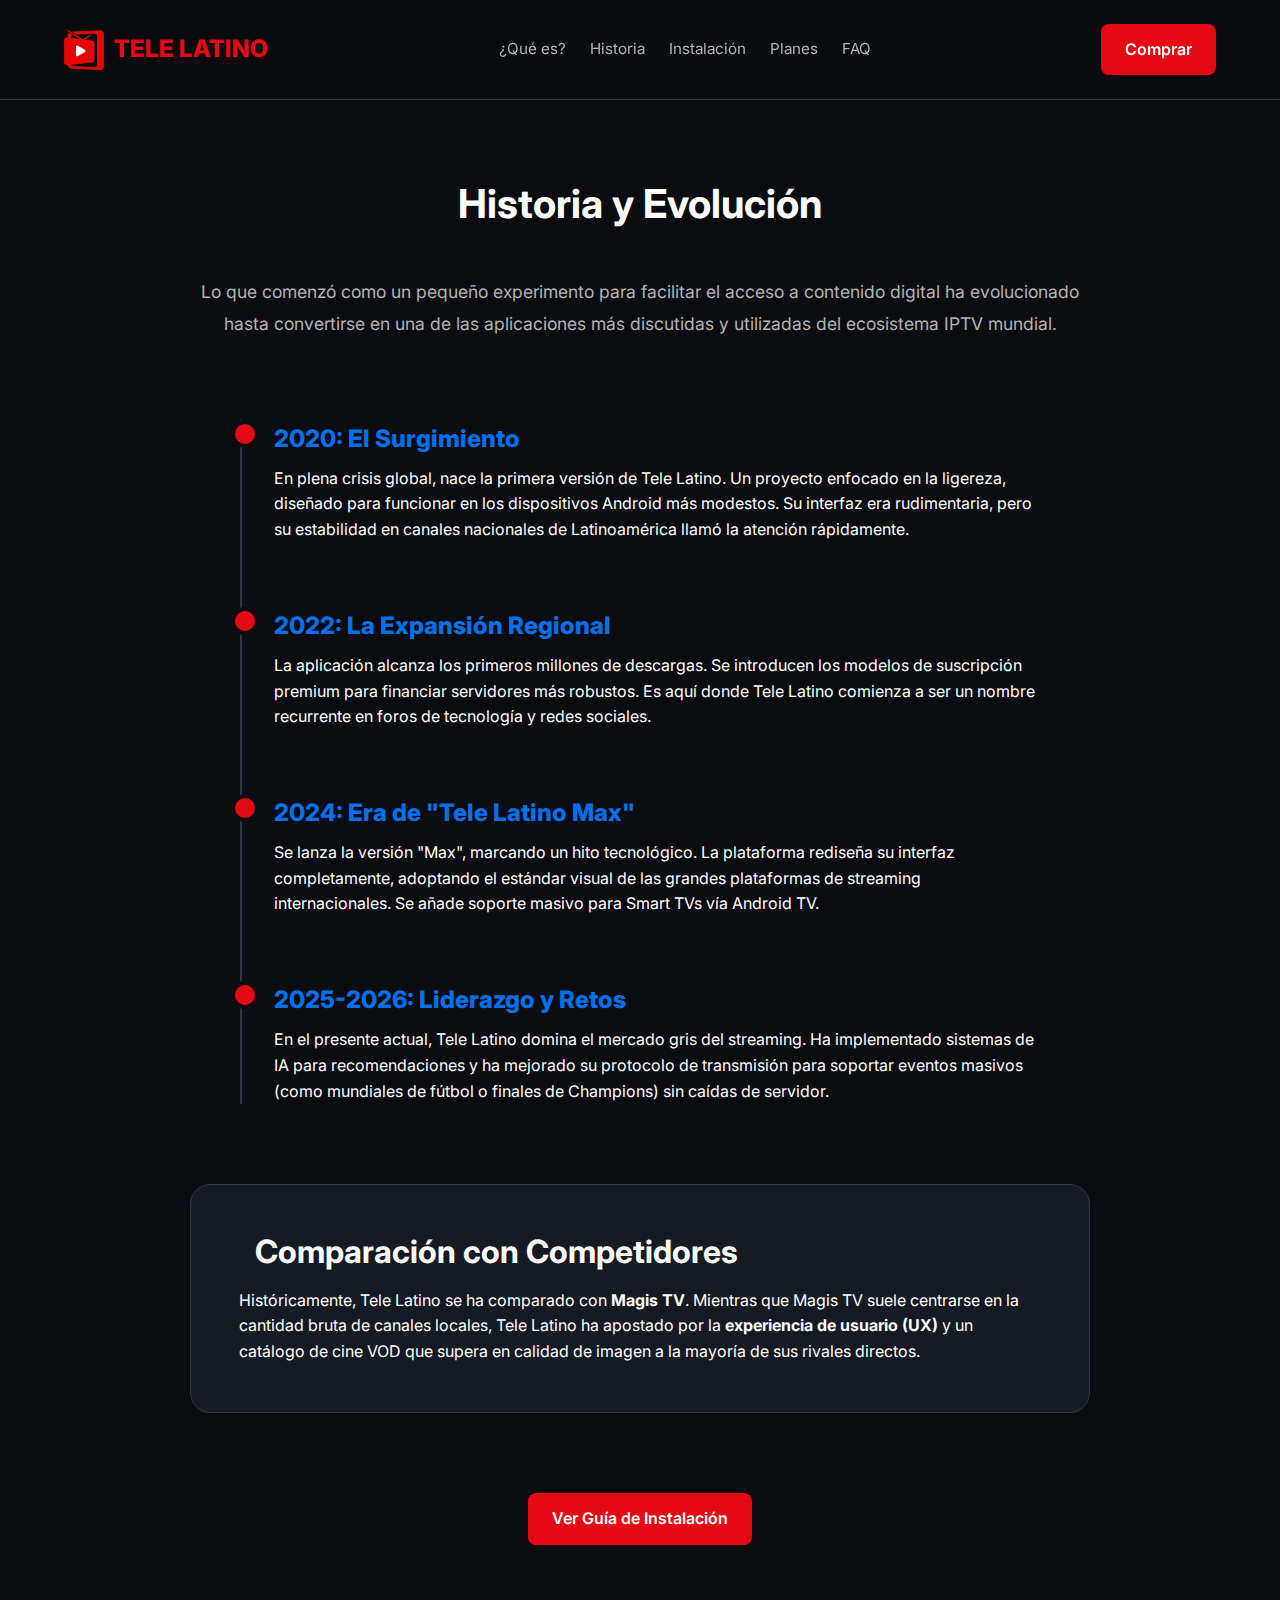
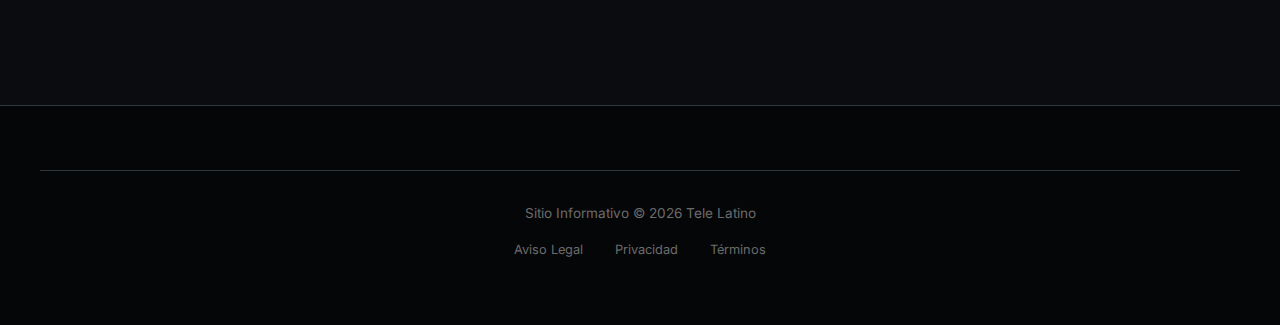
<file: historia.html>
<!DOCTYPE html>
<html lang="es">

<head>
    <meta charset="UTF-8">
    <meta name="viewport" content="width=device-width, initial-scale=1.0">
    <title>Historia y Evolución de Tele Latino – Crónica de un Éxito (2020-2026)</title>
    <meta name="description"
        content="Historia de Tele Latino: desde sus inicios hasta ser el gigante del IPTV con Tele Latino Max en 2026. Portal educativo y evolución tecnológica.">
    <link rel="canonical" href="https://telelatino-mundial.info/historia.html">

    <!-- Open Graph -->
    <meta property="og:type" content="article">
    <meta property="og:title" content="Historia de Tele Latino (2020-2026)">
    <meta property="og:description" content="La evolución tecnológica de la app más popular de Latinoamérica.">
    <meta property="og:image" content="https://telelatino-mundial.info/img/logo.png">
    <link rel="icon" type="image/png" href="img/favicon.png">
    <link rel="stylesheet" href="css/styles.css">
    <link rel="preconnect" href="https://fonts.googleapis.com">
    <link rel="preconnect" href="https://fonts.gstatic.com" crossorigin>
    <link href="https://fonts.googleapis.com/css2?family=Inter:wght@400;600;700;800&display=swap" rel="stylesheet">
    <style>
        .timeline {
            position: relative;
            max-width: 800px;
            margin: 5rem auto;
            padding-left: 2rem;
            border-left: 2px solid var(--border);
        }

        .timeline-event {
            position: relative;
            margin-bottom: 4rem;
        }

        .timeline-event::before {
            content: '';
            position: absolute;
            left: -2.7rem;
            top: 0;
            width: 20px;
            height: 20px;
            background: var(--primary);
            border-radius: 50%;
            border: 4px solid var(--bg-dark);
        }

        .year {
            font-size: 1.5rem;
            font-weight: 800;
            color: var(--secondary);
            display: block;
            margin-bottom: 0.5rem;
        }
    </style>
</head>

<body>
    <header>
        <div class="container">
            <nav>
                <a href="index.html" class="logo">
                    <img src="img/logo.png" alt="Tele Latino">
                    Tele Latino
                </a>
                <div class="nav-links">
                    <a href="que-es-tele-latino.html">¿Qué es?</a>
                    <a href="historia.html">Historia</a>
                    <a href="instalacion.html">Instalación</a>
                    <a href="planes-precios.html">Planes</a>
                    <a href="faq.html">FAQ</a>
                </div>
                <div class="nav-cta">
                    <a href="https://telelatino-mundial.com" class="btn btn-primary">Comprar</a>
                </div>
            </nav>
        </div>
    </header>

    <main class="container" style="padding: 5rem 1.5rem;">
        <div style="max-width: 900px; margin: 0 auto;">
            <h1 style="text-align: center; margin-bottom: 3rem;">Historia y Evolución</h1>

            <p style="text-align: center; color: var(--text-gray); font-size: 1.1rem; line-height: 1.8;">
                Lo que comenzó como un pequeño experimento para facilitar el acceso a contenido digital ha evolucionado
                hasta convertirse en una de las aplicaciones más discutidas y utilizadas del ecosistema IPTV mundial.
            </p>

            <div class="timeline">
                <div class="timeline-event">
                    <span class="year">2020: El Surgimiento</span>
                    <p>En plena crisis global, nace la primera versión de Tele Latino. Un proyecto enfocado en la
                        ligereza, diseñado para funcionar en los dispositivos Android más modestos. Su interfaz era
                        rudimentaria, pero su estabilidad en canales nacionales de Latinoamérica llamó la atención
                        rápidamente.</p>
                </div>

                <div class="timeline-event">
                    <span class="year">2022: La Expansión Regional</span>
                    <p>La aplicación alcanza los primeros millones de descargas. Se introducen los modelos de
                        suscripción premium para financiar servidores más robustos. Es aquí donde Tele Latino comienza a
                        ser un nombre recurrente en foros de tecnología y redes sociales.</p>
                </div>

                <div class="timeline-event">
                    <span class="year">2024: Era de "Tele Latino Max"</span>
                    <p>Se lanza la versión "Max", marcando un hito tecnológico. La plataforma rediseña su interfaz
                        completamente, adoptando el estándar visual de las grandes plataformas de streaming
                        internacionales. Se añade soporte masivo para Smart TVs vía Android TV.</p>
                </div>

                <div class="timeline-event">
                    <span class="year">2025-2026: Liderazgo y Retos</span>
                    <p>En el presente actual, Tele Latino domina el mercado gris del streaming. Ha implementado sistemas
                        de IA para recomendaciones y ha mejorado su protocolo de transmisión para soportar eventos
                        masivos (como mundiales de fútbol o finales de Champions) sin caídas de servidor.</p>
                </div>
            </div>

            <section
                style="background: var(--bg-card); padding: 3rem; border-radius: 20px; border: 1px solid var(--border); margin-top: 5rem;">
                <h2 style="border: none; margin-top: 0;">Comparación con Competidores</h2>
                <p>Históricamente, Tele Latino se ha comparado con <strong>Magis TV</strong>. Mientras que Magis TV
                    suele centrarse en la cantidad bruta de canales locales, Tele Latino ha apostado por la
                    <strong>experiencia de usuario (UX)</strong> y un catálogo de cine VOD que supera en calidad de
                    imagen a la mayoría de sus rivales directos.
                </p>
            </section>

            <div style="text-align: center; margin-top: 5rem;">
                <a href="instalacion.html" class="btn btn-primary">Ver Guía de Instalación</a>
            </div>
        </div>
    </main>

    <footer>
        <div class="container" style="padding: 2rem 0; text-align: center; border-top: 1px solid var(--border);">
            <p style="color: var(--text-muted); font-size: 0.85rem; margin-bottom: 1rem;">Sitio Informativo &copy; 2026
                Tele Latino</p>
            <div style="display: flex; justify-content: center; gap: 2rem; font-size: 0.8rem;">
                <a href="aviso-legal.html" style="color: var(--text-muted); text-decoration: none;">Aviso Legal</a>
                <a href="politica-privacidad.html"
                    style="color: var(--text-muted); text-decoration: none;">Privacidad</a>
                <a href="terminos-condiciones.html"
                    style="color: var(--text-muted); text-decoration: none;">Términos</a>
            </div>
        </div>
    </footer>
</body>

</html>
</file>
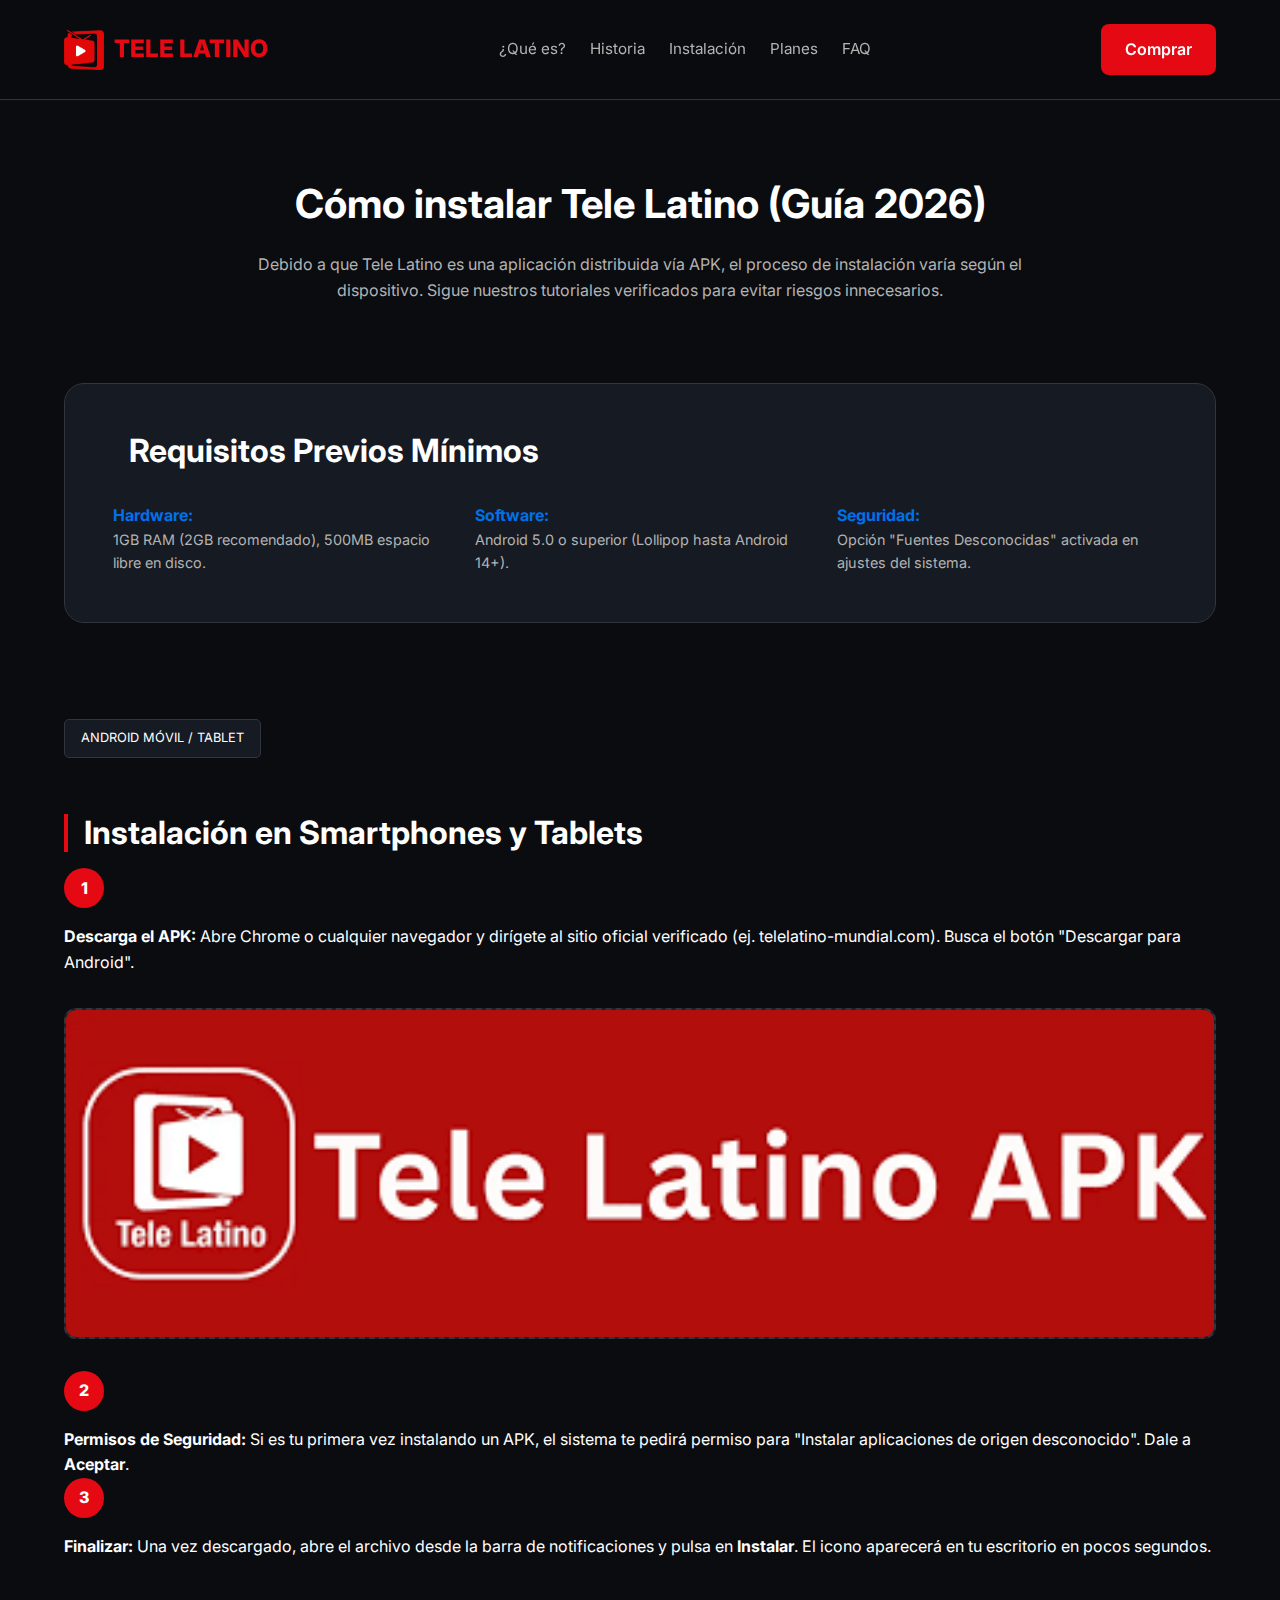
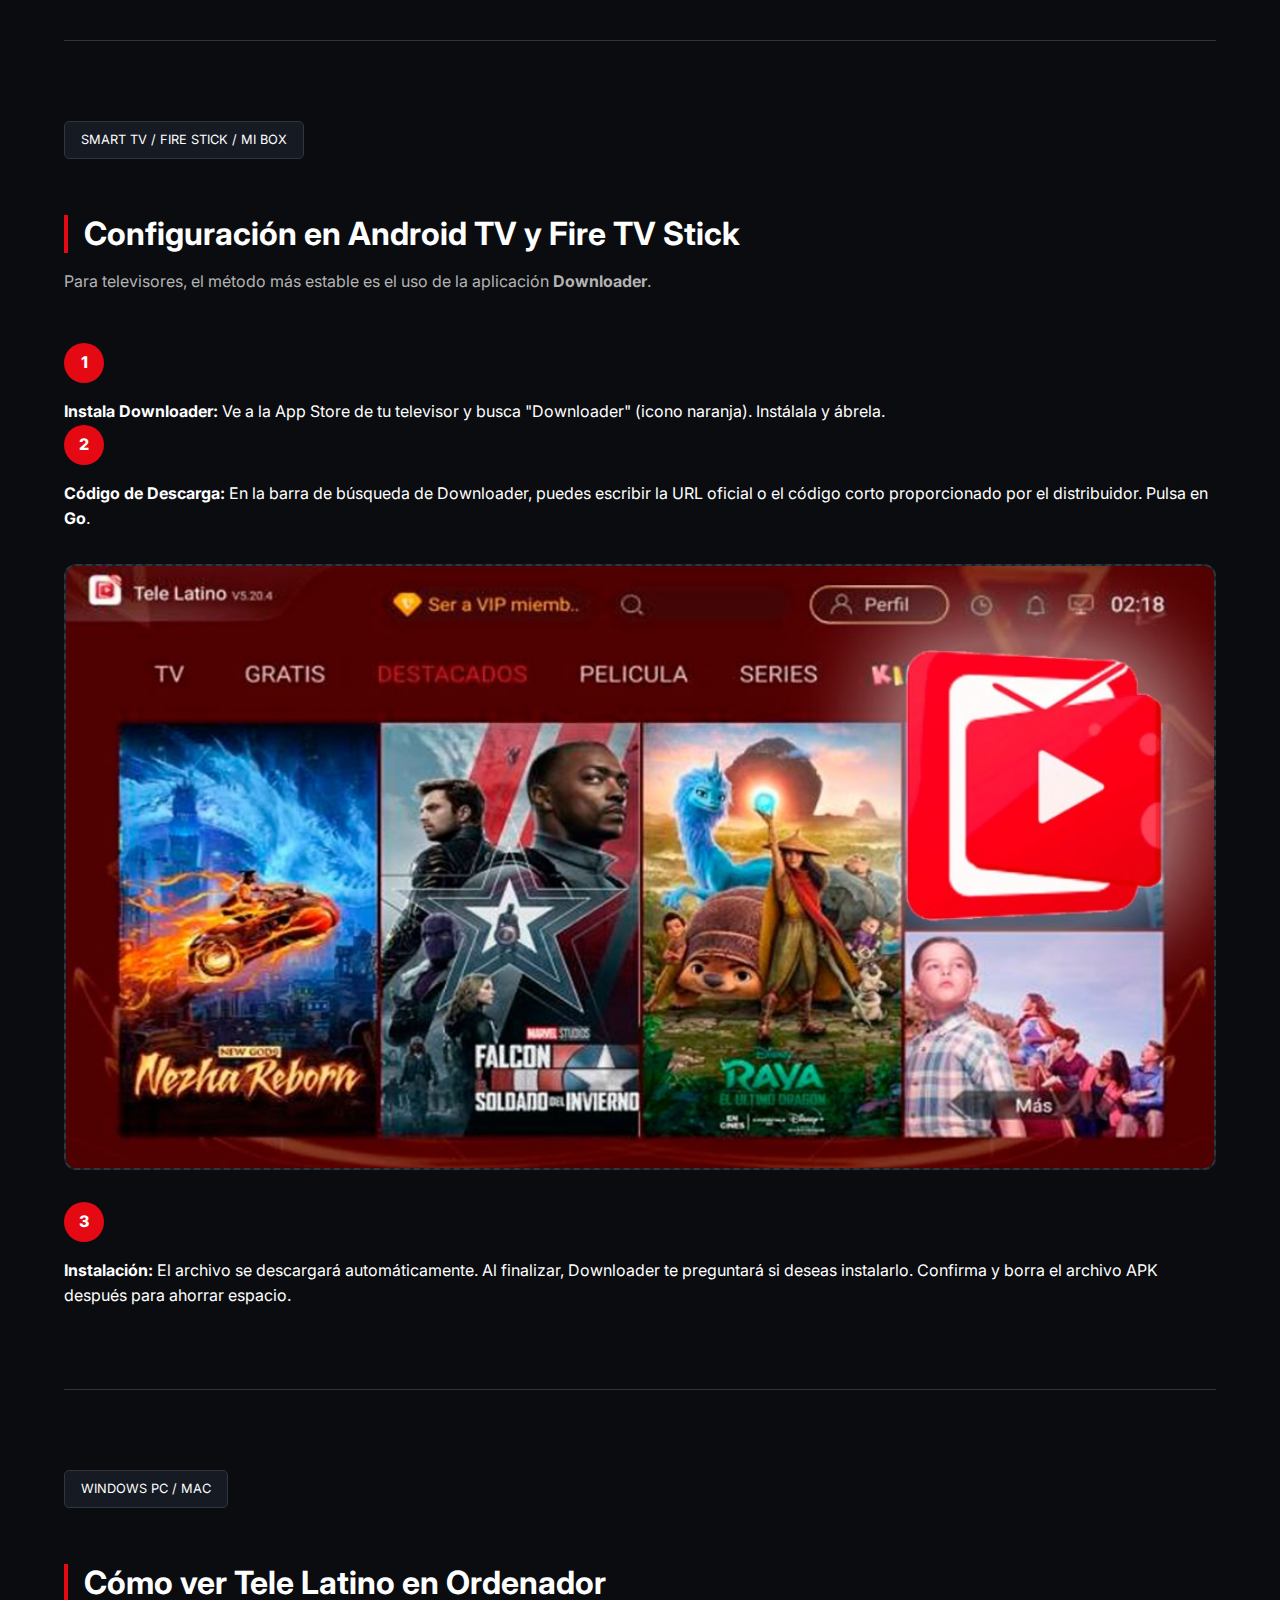
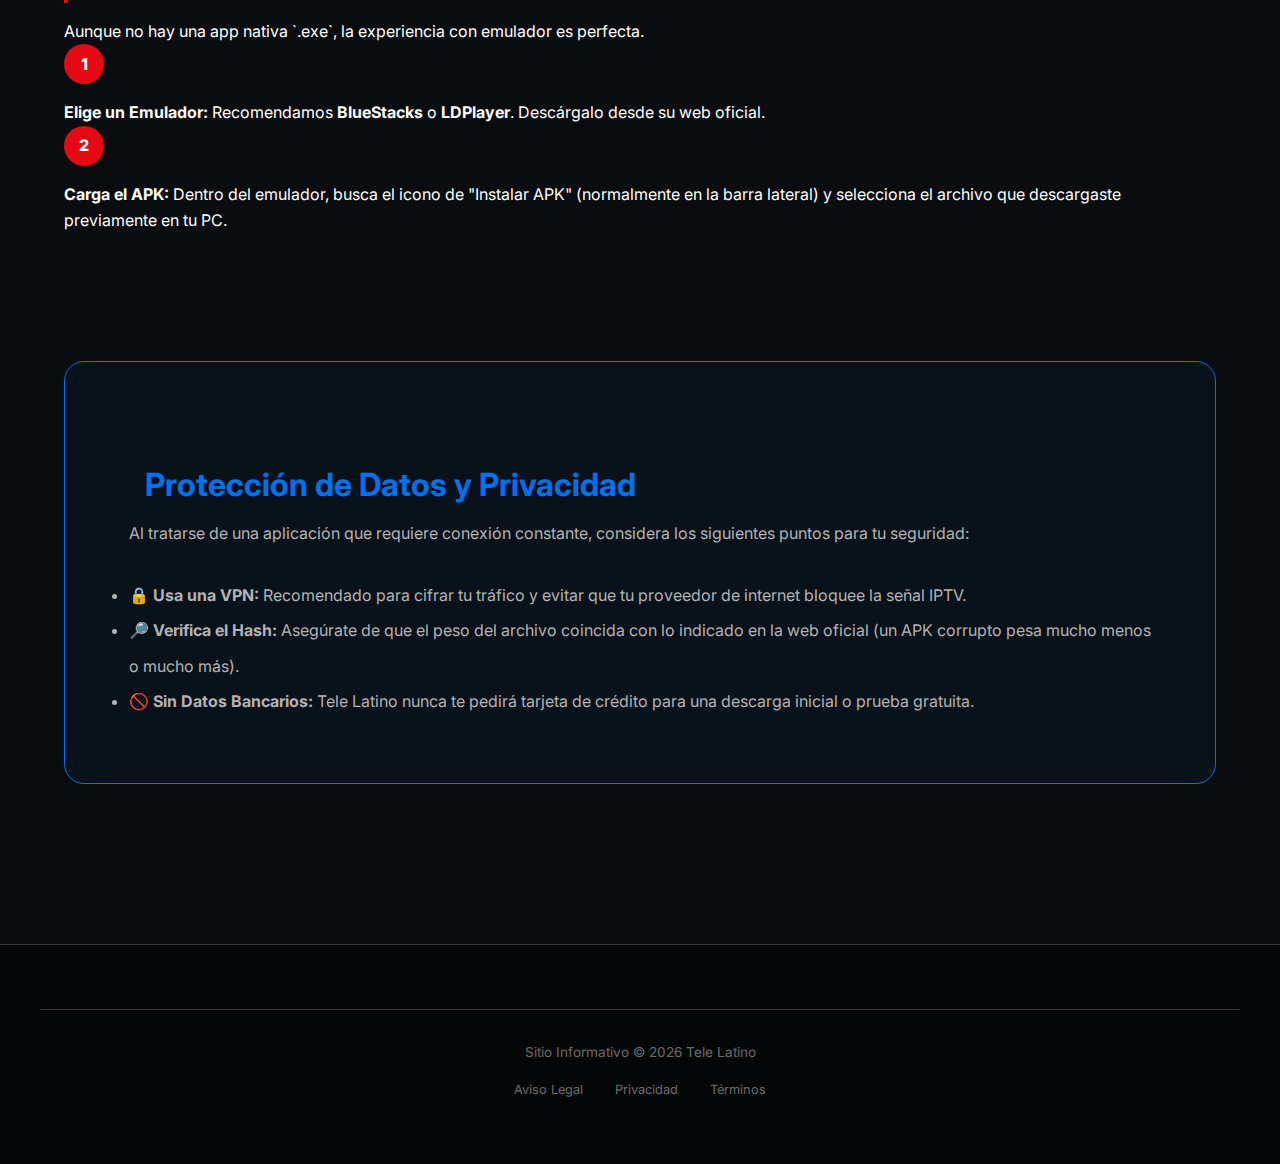
<file: instalacion.html>
<!DOCTYPE html>
<html lang="es">

<head>
    <meta charset="UTF-8">
    <meta name="viewport" content="width=device-width, initial-scale=1.0">
    <title>Descargar Tele Latino APK: Guía para Fire Stick, Android y Smart TV</title>
    <meta name="description"
        content="Descarga Tele Latino APK en 2026. Guía paso a paso para instalar en Amazon Fire TV Stick, Xiaomi Mi Stick y Smart TV Android de forma fácil y segura.">
    <link rel="canonical" href="https://telelatino-mundial.info/instalacion.html">

    <!-- Open Graph -->
    <meta property="og:type" content="article">
    <meta property="og:title" content="Descargar Tele Latino APK: Guía de Instalación 2026">
    <meta property="og:description" content="Tutorial completo para instalar Tele Latino en Fire Stick y Android.">
    <meta property="og:image" content="https://telelatino-mundial.info/img/logo.png">
    <link rel="icon" type="image/png" href="img/favicon.png">
    <link rel="stylesheet" href="css/styles.css">
    <link rel="preconnect" href="https://fonts.googleapis.com">
    <link rel="preconnect" href="https://fonts.gstatic.com" crossorigin>
    <link href="https://fonts.googleapis.com/css2?family=Inter:wght@400;600;700;800&display=swap" rel="stylesheet">
    <style>
        .step-container {
            margin: 4rem 0;
        }

        .step-number {
            background: var(--primary);
            color: white;
            width: 40px;
            height: 40px;
            display: flex;
            align-items: center;
            justify-content: center;
            border-radius: 50%;
            font-weight: 800;
            margin-bottom: 1rem;
        }

        .device-badge {
            display: inline-block;
            background: var(--bg-card);
            padding: 0.5rem 1rem;
            border-radius: 5px;
            border: 1px solid var(--border);
            font-size: 0.8rem;
            margin-right: 0.5rem;
            margin-bottom: 1rem;
        }

        .screenshot-placeholder {
            background: #1a1f29;
            width: 100%;
            height: 300px;
            display: flex;
            align-items: center;
            justify-content: center;
            border: 2px dashed var(--border);
            border-radius: 12px;
            color: var(--text-muted);
            margin: 2rem 0;
            text-align: center;
            padding: 2rem;
        }
    </style>
    <script type="application/ld+json">
    {
      "@context": "https://schema.org",
      "@type": "HowTo",
      "name": "Cómo instalar Tele Latino APK en Fire Stick",
      "step": [
        {
          "@type": "HowToStep",
          "text": "Descargar la app 'Downloader' desde la Amazon App Store."
        },
        {
          "@type": "HowToStep",
          "text": "Activar la instalación de aplicaciones de fuentes desconocidas en ajustes."
        },
        {
          "@type": "HowToStep",
          "text": "Ingresar el código de descarga de Tele Latino en Downloader."
        }
      ]
    }
    </script>
</head>

<body>
    <header>
        <div class="container">
            <nav>
                <a href="index.html" class="logo">
                    <img src="img/logo.png" alt="Tele Latino">
                    Tele Latino
                </a>
                <div class="nav-links">
                    <a href="que-es-tele-latino.html">¿Qué es?</a>
                    <a href="historia.html">Historia</a>
                    <a href="instalacion.html">Instalación</a>
                    <a href="planes-precios.html">Planes</a>
                    <a href="faq.html">FAQ</a>
                </div>
                <div class="nav-cta">
                    <a href="https://telelatino-mundial.com" class="btn btn-primary">Comprar</a>
                </div>
            </nav>
        </div>
    </header>

    <main class="container" style="padding: 5rem 1.5rem;">
        <h1 style="text-align: center; margin-bottom: 1.5rem;">Cómo instalar Tele Latino (Guía 2026)</h1>
        <p style="text-align: center; color: var(--text-gray); max-width: 800px; margin: 0 auto 5rem;">
            Debido a que Tele Latino es una aplicación distribuida vía APK, el proceso de instalación varía según el
            dispositivo. Sigue nuestros tutoriales verificados para evitar riesgos innecesarios.
        </p>

        <!-- Requisitos -->
        <section
            style="background: var(--bg-card); padding: 3rem; border-radius: 20px; border: 1px solid var(--border); margin-bottom: 6rem;">
            <h2 style="border: none; margin-top: 0;">Requisitos Previos Mínimos</h2>
            <div
                style="display: grid; grid-template-columns: repeat(auto-fit, minmax(200px, 1fr)); gap: 2rem; margin-top: 2rem;">
                <div>
                    <strong style="color: var(--secondary);">Hardware:</strong>
                    <p style="font-size: 0.9rem; color: var(--text-gray);">1GB RAM (2GB recomendado), 500MB espacio
                        libre en disco.</p>
                </div>
                <div>
                    <strong style="color: var(--secondary);">Software:</strong>
                    <p style="font-size: 0.9rem; color: var(--text-gray);">Android 5.0 o superior (Lollipop hasta
                        Android 14+).</p>
                </div>
                <div>
                    <strong style="color: var(--secondary);">Seguridad:</strong>
                    <p style="font-size: 0.9rem; color: var(--text-gray);">Opción "Fuentes Desconocidas" activada en
                        ajustes del sistema.</p>
                </div>
            </div>
        </section>

        <!-- Tutorial Android Móvil -->
        <section id="android" class="step-container">
            <span class="device-badge">ANDROID MÓVIL / TABLET</span>
            <h2>Instalación en Smartphones y Tablets</h2>

            <div class="step-number">1</div>
            <p><strong>Descarga el APK:</strong> Abre Chrome o cualquier navegador y dirígete al sitio oficial
                verificado (ej. telelatino-mundial.com). Busca el botón "Descargar para Android".</p>
            <div class="screenshot-placeholder" style="padding: 0; overflow: hidden; height: auto;">
                <img src="img/android-download.png" alt="Tele Latino Android Guide"
                    style="width: 100%; height: auto; display: block; object-fit: cover;">
            </div>

            <div class="step-number">2</div>
            <p><strong>Permisos de Seguridad:</strong> Si es tu primera vez instalando un APK, el sistema te pedirá
                permiso para "Instalar aplicaciones de origen desconocido". Dale a <strong>Aceptar</strong>.</p>

            <div class="step-number">3</div>
            <p><strong>Finalizar:</strong> Una vez descargado, abre el archivo desde la barra de notificaciones y pulsa
                en <strong>Instalar</strong>. El icono aparecerá en tu escritorio en pocos segundos.</p>
        </section>

        <hr style="border: 0; border-top: 1px solid var(--border); margin: 5rem 0;">

        <!-- Tutorial TV / Fire Stick -->
        <section id="tv" class="step-container">
            <span class="device-badge">SMART TV / FIRE STICK / MI BOX</span>
            <h2>Configuración en Android TV y Fire TV Stick</h2>
            <p style="color: var(--text-gray); margin-bottom: 3rem;">Para televisores, el método más estable es el uso
                de la aplicación <strong>Downloader</strong>.</p>

            <div class="step-number">1</div>
            <p><strong>Instala Downloader:</strong> Ve a la App Store de tu televisor y busca "Downloader" (icono
                naranja). Instálala y ábrela.</p>

            <div class="step-number">2</div>
            <p><strong>Código de Descarga:</strong> En la barra de búsqueda de Downloader, puedes escribir la URL
                oficial o el código corto proporcionado por el distribuidor. Pulsa en <strong>Go</strong>.</p>
            <div class="screenshot-placeholder" style="padding: 0; overflow: hidden; height: auto;">
                <img src="img/tv-interface.jpg" alt="Tele Latino TV Interface"
                    style="width: 100%; height: auto; display: block; object-fit: cover;">
            </div>

            <div class="step-number">3</div>
            <p><strong>Instalación:</strong> El archivo se descargará automáticamente. Al finalizar, Downloader te
                preguntará si deseas instalarlo. Confirma y borra el archivo APK después para ahorrar espacio.</p>
        </section>

        <hr style="border: 0; border-top: 1px solid var(--border); margin: 5rem 0;">

        <!-- Tutorial PC -->
        <section id="pc" class="step-container">
            <span class="device-badge">WINDOWS PC / MAC</span>
            <h2>Cómo ver Tele Latino en Ordenador</h2>
            <p>Aunque no hay una app nativa `.exe`, la experiencia con emulador es perfecta.</p>

            <div class="step-number">1</div>
            <p><strong>Elige un Emulador:</strong> Recomendamos <strong>BlueStacks</strong> o <strong>LDPlayer</strong>.
                Descárgalo desde su web oficial.</p>

            <div class="step-number">2</div>
            <p><strong>Carga el APK:</strong> Dentro del emulador, busca el icono de "Instalar APK" (normalmente en la
                barra lateral) y selecciona el archivo que descargaste previamente en tu PC.</p>
        </section>

        <section
            style="margin-top: 8rem; background: rgba(0, 113, 235, 0.05); padding: 4rem; border-radius: 20px; border: 1px solid var(--secondary);">
            <h2 style="border: none; color: var(--secondary);">Protección de Datos y Privacidad</h2>
            <p style="color: var(--text-gray);">Al tratarse de una aplicación que requiere conexión constante, considera
                los siguientes puntos para tu seguridad:</p>
            <ul style="margin-top: 2rem; color: var(--text-gray); line-height: 2.2;">
                <li>🔒 <strong>Usa una VPN:</strong> Recomendado para cifrar tu tráfico y evitar que tu proveedor de
                    internet bloquee la señal IPTV.</li>
                <li>🔎 <strong>Verifica el Hash:</strong> Asegúrate de que el peso del archivo coincida con lo indicado
                    en la web oficial (un APK corrupto pesa mucho menos o mucho más).</li>
                <li>🚫 <strong>Sin Datos Bancarios:</strong> Tele Latino nunca te pedirá tarjeta de crédito para una
                    descarga inicial o prueba gratuita.</li>
            </ul>
        </section>
    </main>

    <footer>
        <div class="container" style="padding: 2rem 0; text-align: center; border-top: 1px solid var(--border);">
            <p style="color: var(--text-muted); font-size: 0.85rem; margin-bottom: 1rem;">Sitio Informativo &copy; 2026
                Tele Latino</p>
            <div style="display: flex; justify-content: center; gap: 2rem; font-size: 0.8rem;">
                <a href="aviso-legal.html" style="color: var(--text-muted); text-decoration: none;">Aviso Legal</a>
                <a href="politica-privacidad.html"
                    style="color: var(--text-muted); text-decoration: none;">Privacidad</a>
                <a href="terminos-condiciones.html"
                    style="color: var(--text-muted); text-decoration: none;">Términos</a>
            </div>
        </div>
    </footer>
</body>

</html>
</file>
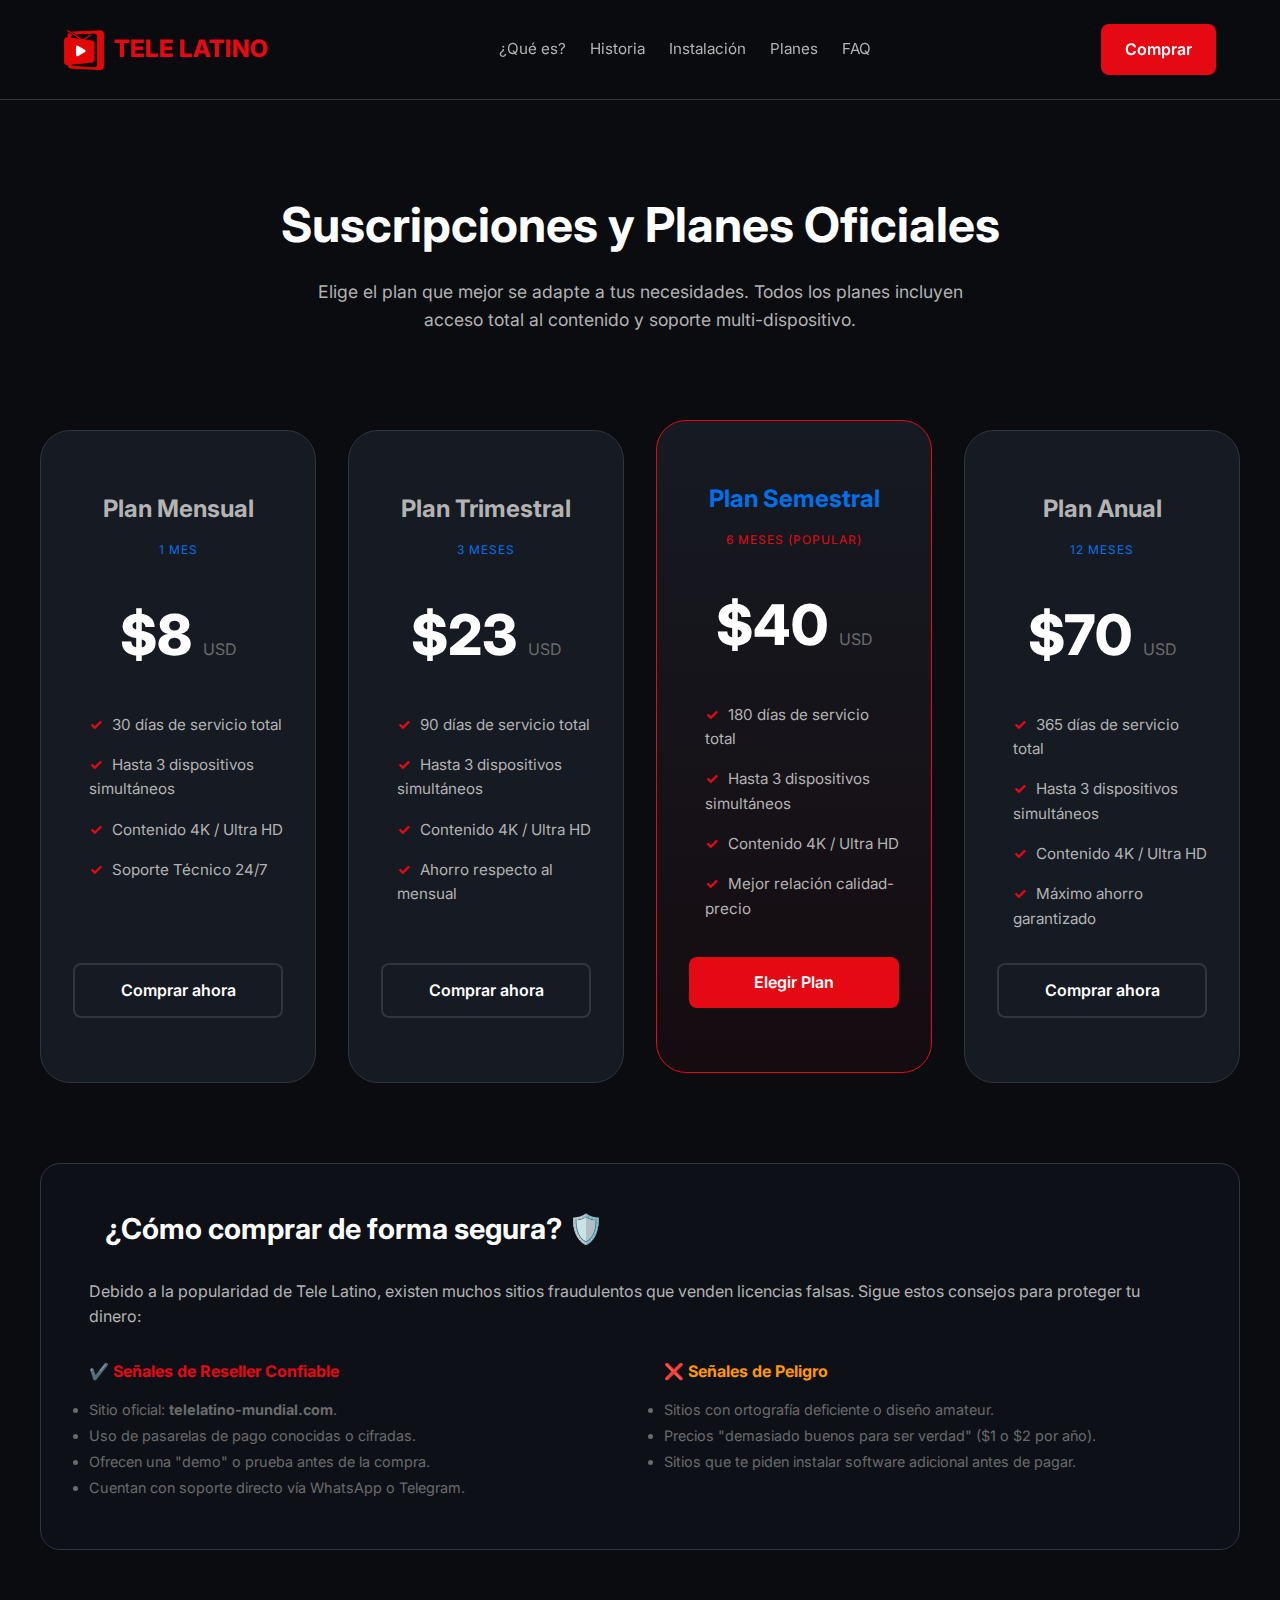
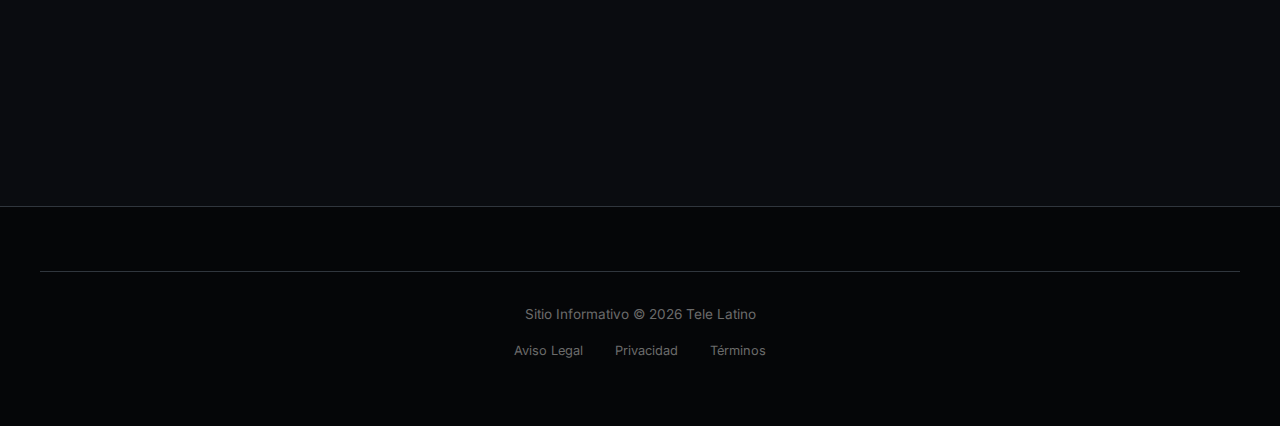
<file: planes-precios.html>
<!DOCTYPE html>
<html lang="es">

<head>
    <meta charset="UTF-8">
    <meta name="viewport" content="width=device-width, initial-scale=1.0">
    <title>Planes Tele Latino Max 2026: Precios y Cómo Comprar Seguro</title>
    <meta name="description"
        content="Precios oficiales de Tele Latino Max 2026. Planes mensuales y anuales para disfrutar de Tele Latino Online sin interrupciones y seguro.">
    <link rel="canonical" href="https://telelatino-mundial.info/planes-precios.html">

    <!-- Open Graph -->
    <meta property="og:type" content="website">
    <meta property="og:title" content="Planes y Precios Tele Latino Max 2026">
    <meta property="og:description" content="Toda la información sobre suscripciones y cómo comprar seguro.">
    <meta property="og:image" content="https://telelatino-mundial.info/img/logo.png">
    <link rel="icon" type="image/png" href="img/favicon.png">
    <link rel="stylesheet" href="css/styles.css">
    <link rel="preconnect" href="https://fonts.googleapis.com">
    <link rel="preconnect" href="https://fonts.gstatic.com" crossorigin>
    <link href="https://fonts.googleapis.com/css2?family=Inter:wght@400;600;700;800&display=swap" rel="stylesheet">
    <style>
        .pricing-section {
            padding: 6rem 0;
        }

        .price-card {
            background: var(--bg-card);
            padding: 4rem 2rem;
            border-radius: 30px;
            border: 1px solid var(--border);
            text-align: center;
            transition: var(--transition);
            display: flex;
            flex-direction: column;
            justify-content: space-between;
        }

        .price-card.featured {
            border-color: var(--primary);
            background: linear-gradient(180deg, rgba(22, 26, 34, 1) 0%, rgba(229, 9, 20, 0.05) 100%);
            transform: translateY(-10px);
        }

        .price-value {
            font-size: 3.5rem;
            font-weight: 800;
            margin: 2rem 0;
            color: var(--text-white);
        }

        .price-currency {
            font-size: 1rem;
            color: var(--text-muted);
            font-weight: 400;
        }

        .checklist {
            list-style: none;
            margin: 2rem 0;
            text-align: left;
            padding-left: 1rem;
        }

        .checklist li {
            margin-bottom: 1rem;
            font-size: 0.95rem;
            color: var(--text-gray);
        }

        .checklist li::before {
            content: '✓';
            color: var(--primary);
            margin-right: 10px;
            font-weight: bold;
        }

        .verification-box {
            background: #0d1117;
            padding: 3rem;
            border-radius: 20px;
            border: 1px solid var(--border);
            margin: 5rem 0;
        }
    </style>
</head>

<body>
    <header>
        <div class="container">
            <nav>
                <a href="index.html" class="logo">
                    <img src="img/logo.png" alt="Tele Latino">
                    Tele Latino
                </a>
                <div class="nav-links">
                    <a href="que-es-tele-latino.html">¿Qué es?</a>
                    <a href="historia.html">Historia</a>
                    <a href="instalacion.html">Instalación</a>
                    <a href="planes-precios.html">Planes</a>
                    <a href="faq.html">FAQ</a>
                </div>
                <div class="nav-cta">
                    <a href="https://telelatino-mundial.com" class="btn btn-primary">Comprar</a>
                </div>
            </nav>
        </div>
    </header>

    <main class="container pricing-section">
        <div style="text-align: center; margin-bottom: 6rem;">
            <h1 style="font-size: 3rem; margin-bottom: 1.5rem;">Suscripciones y Planes Oficiales</h1>
            <p style="color: var(--text-gray); font-size: 1.1rem; max-width: 700px; margin: 0 auto;">Elige el plan que
                mejor se adapte a tus necesidades. Todos los planes incluyen acceso total al contenido y soporte
                multi-dispositivo.</p>
        </div>

        <div class="card-grid pricing-grid" style="align-items: stretch;">
            <!-- 1 Mes -->
            <div class="price-card">
                <div>
                    <h3 style="margin-top: 0; color: var(--text-gray);">Plan Mensual</h3>
                    <div
                        style="text-transform: uppercase; font-size: 0.75rem; color: var(--secondary); letter-spacing: 1px;">
                        1 Mes</div>
                    <div class="price-value">$8 <span class="price-currency">USD</span></div>
                    <ul class="checklist">
                        <li>30 días de servicio total</li>
                        <li>Hasta 3 dispositivos simultáneos</li>
                        <li>Contenido 4K / Ultra HD</li>
                        <li>Soporte Técnico 24/7</li>
                    </ul>
                </div>
                <a href="https://telelatino-mundial.com" class="btn btn-outline">Comprar ahora</a>
            </div>

            <!-- 3 Meses -->
            <div class="price-card">
                <div>
                    <h3 style="margin-top: 0; color: var(--text-gray);">Plan Trimestral</h3>
                    <div
                        style="text-transform: uppercase; font-size: 0.75rem; color: var(--secondary); letter-spacing: 1px;">
                        3 Meses</div>
                    <div class="price-value">$23 <span class="price-currency">USD</span></div>
                    <ul class="checklist">
                        <li>90 días de servicio total</li>
                        <li>Hasta 3 dispositivos simultáneos</li>
                        <li>Contenido 4K / Ultra HD</li>
                        <li>Ahorro respecto al mensual</li>
                    </ul>
                </div>
                <a href="https://telelatino-mundial.com" class="btn btn-outline">Comprar ahora</a>
            </div>

            <!-- Medio Año -->
            <div class="price-card featured">
                <div>
                    <h3 style="margin-top: 0;">Plan Semestral</h3>
                    <div
                        style="text-transform: uppercase; font-size: 0.75rem; color: var(--primary); letter-spacing: 1px;">
                        6 Meses (Popular)</div>
                    <div class="price-value">$40 <span class="price-currency">USD</span></div>
                    <ul class="checklist">
                        <li>180 días de servicio total</li>
                        <li>Hasta 3 dispositivos simultáneos</li>
                        <li>Contenido 4K / Ultra HD</li>
                        <li>Mejor relación calidad-precio</li>
                    </ul>
                </div>
                <a href="https://telelatino-mundial.com" class="btn btn-primary">Elegir Plan</a>
            </div>

            <!-- Un Año -->
            <div class="price-card">
                <div>
                    <h3 style="margin-top: 0; color: var(--text-gray);">Plan Anual</h3>
                    <div
                        style="text-transform: uppercase; font-size: 0.75rem; color: var(--secondary); letter-spacing: 1px;">
                        12 Meses</div>
                    <div class="price-value">$70 <span class="price-currency">USD</span></div>
                    <ul class="checklist">
                        <li>365 días de servicio total</li>
                        <li>Hasta 3 dispositivos simultáneos</li>
                        <li>Contenido 4K / Ultra HD</li>
                        <li>Máximo ahorro garantizado</li>
                    </ul>
                </div>
                <a href="https://telelatino-mundial.com" class="btn btn-outline">Comprar ahora</a>
            </div>
        </div>

        <div class="verification-box">
            <h2 style="border: none; margin-top: 0; font-size: 1.8rem; margin-bottom: 2rem;">¿Cómo comprar de forma
                segura? 🛡️</h2>
            <p style="margin-bottom: 2rem; color: var(--text-gray);">Debido a la popularidad de Tele Latino, existen
                muchos sitios fraudulentos que venden licencias falsas. Sigue estos consejos para proteger tu dinero:
            </p>
            <div style="display: grid; grid-template-columns: 1fr 1fr; gap: 3rem;">
                <div>
                    <h4 style="color: var(--primary); margin-bottom: 1rem;">✔️ Señales de Reseller Confiable</h4>
                    <ul style="color: var(--text-muted); font-size: 0.9rem; line-height: 1.8;">
                        <li>Sitio oficial: <strong>telelatino-mundial.com</strong>.</li>
                        <li>Uso de pasarelas de pago conocidas o cifradas.</li>
                        <li>Ofrecen una "demo" o prueba antes de la compra.</li>
                        <li>Cuentan con soporte directo vía WhatsApp o Telegram.</li>
                    </ul>
                </div>
                <div>
                    <h4 style="color: #ff9800; margin-bottom: 1rem;">❌ Señales de Peligro</h4>
                    <ul style="color: var(--text-muted); font-size: 0.9rem; line-height: 1.8;">
                        <li>Sitios con ortografía deficiente o diseño amateur.</li>
                        <li>Precios "demasiado buenos para ser verdad" ($1 o $2 por año).</li>
                        <li>Sitios que te piden instalar software adicional antes de pagar.</li>
                    </ul>
                </div>
            </div>
        </div>
    </main>

    <footer>
        <div class="container" style="padding: 2rem 0; text-align: center; border-top: 1px solid var(--border);">
            <p style="color: var(--text-muted); font-size: 0.85rem; margin-bottom: 1rem;">Sitio Informativo &copy; 2026
                Tele Latino</p>
            <div style="display: flex; justify-content: center; gap: 2rem; font-size: 0.8rem;">
                <a href="aviso-legal.html" style="color: var(--text-muted); text-decoration: none;">Aviso Legal</a>
                <a href="politica-privacidad.html"
                    style="color: var(--text-muted); text-decoration: none;">Privacidad</a>
                <a href="terminos-condiciones.html"
                    style="color: var(--text-muted); text-decoration: none;">Términos</a>
            </div>
        </div>
    </footer>
</body>

</html>
</file>
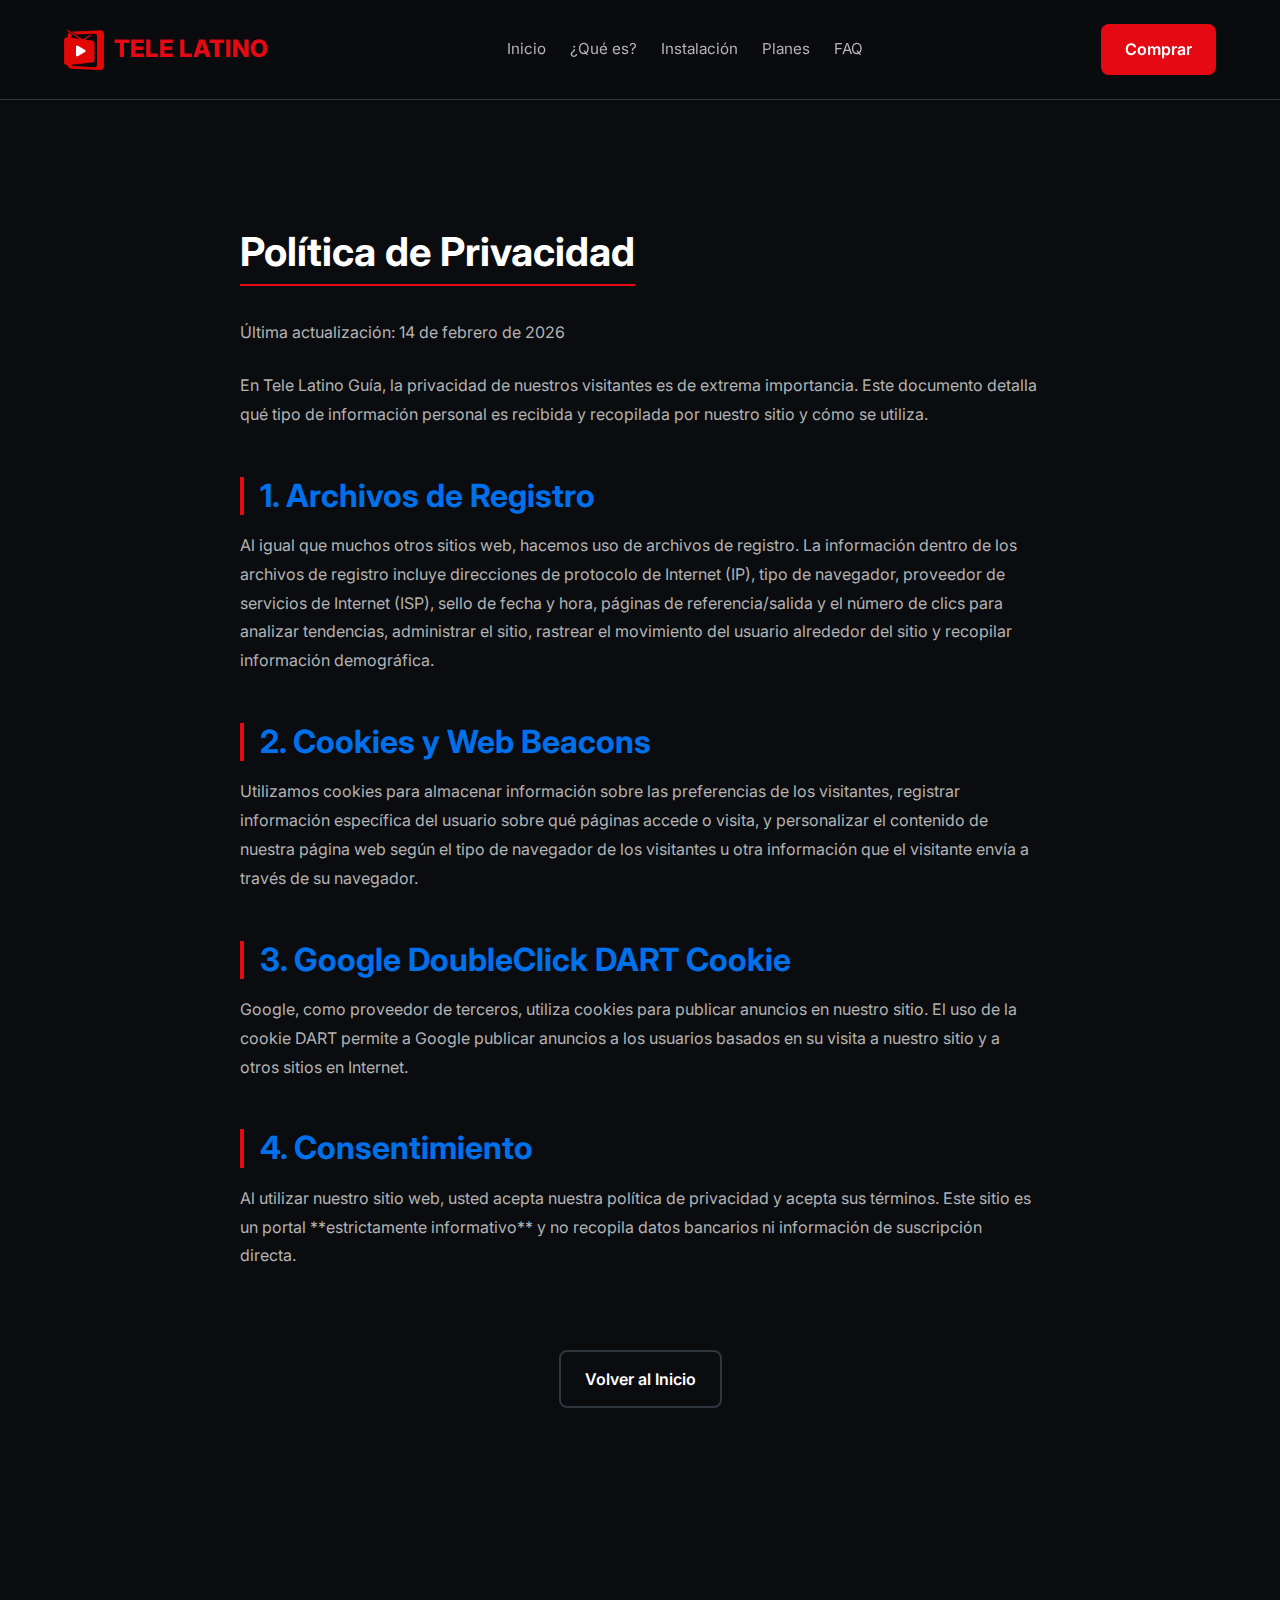
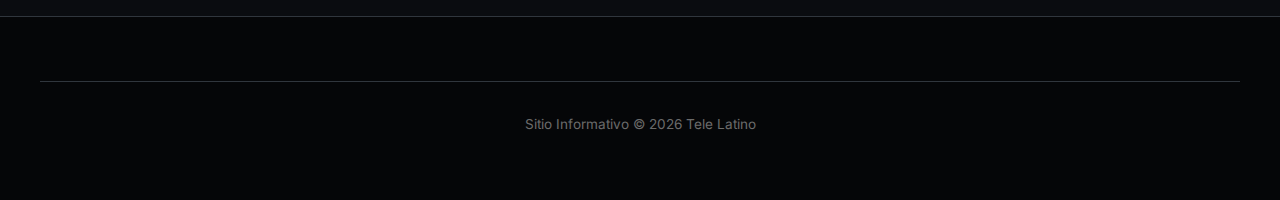
<file: politica-privacidad.html>
<!DOCTYPE html>
<html lang="es">

<head>
    <meta charset="UTF-8">
    <meta name="viewport" content="width=device-width, initial-scale=1.0">
    <title>Política de Privacidad – Tele Latino Guía 2026</title>
    <meta name="description"
        content="Información detallada sobre cómo protegemos tu privacidad y el uso de cookies en nuestro portal informativo independiente.">
    <link rel="canonical" href="https://telelatino-guia.info/politica-privacidad.html">
    <link rel="icon" type="image/png" href="img/favicon.png">
    <link rel="stylesheet" href="css/styles.css">
    <link rel="preconnect" href="https://fonts.googleapis.com">
    <link rel="preconnect" href="https://fonts.gstatic.com" crossorigin>
    <link href="https://fonts.googleapis.com/css2?family=Inter:wght@400;600;700;800&display=swap" rel="stylesheet">
    <style>
        .legal-content {
            padding: 8rem 0;
            max-width: 800px;
            margin: 0 auto;
            line-height: 1.8;
            color: var(--text-gray);
        }

        .legal-content h1 {
            color: var(--text-white);
            margin-bottom: 2rem;
            border-bottom: 2px solid var(--primary);
            padding-bottom: 0.5rem;
            display: inline-block;
        }

        .legal-content h2 {
            color: var(--secondary);
            margin-top: 3rem;
            margin-bottom: 1rem;
        }

        .legal-content p {
            margin-bottom: 1.5rem;
        }
    </style>
</head>

<body>
    <header>
        <div class="container">
            <nav>
                <a href="index.html" class="logo">
                    <img src="img/logo.png" alt="Tele Latino">
                    Tele Latino
                </a>
                <div class="nav-links">
                    <a href="index.html">Inicio</a>
                    <a href="que-es-tele-latino.html">¿Qué es?</a>
                    <a href="instalacion.html">Instalación</a>
                    <a href="planes-precios.html">Planes</a>
                    <a href="faq.html">FAQ</a>
                </div>
                <div class="nav-cta">
                    <a href="https://telelatino-mundial.com" class="btn btn-primary">Comprar</a>
                </div>
            </nav>
        </div>
    </header>

    <main class="container legal-content">
        <h1>Política de Privacidad</h1>
        <p>Última actualización: 14 de febrero de 2026</p>

        <p>En Tele Latino Guía, la privacidad de nuestros visitantes es de extrema importancia. Este documento detalla
            qué tipo de información personal es recibida y recopilada por nuestro sitio y cómo se utiliza.</p>

        <h2>1. Archivos de Registro</h2>
        <p>Al igual que muchos otros sitios web, hacemos uso de archivos de registro. La información dentro de los
            archivos de registro incluye direcciones de protocolo de Internet (IP), tipo de navegador, proveedor de
            servicios de Internet (ISP), sello de fecha y hora, páginas de referencia/salida y el número de clics para
            analizar tendencias, administrar el sitio, rastrear el movimiento del usuario alrededor del sitio y
            recopilar información demográfica.</p>

        <h2>2. Cookies y Web Beacons</h2>
        <p>Utilizamos cookies para almacenar información sobre las preferencias de los visitantes, registrar información
            específica del usuario sobre qué páginas accede o visita, y personalizar el contenido de nuestra página web
            según el tipo de navegador de los visitantes u otra información que el visitante envía a través de su
            navegador.</p>

        <h2>3. Google DoubleClick DART Cookie</h2>
        <p>Google, como proveedor de terceros, utiliza cookies para publicar anuncios en nuestro sitio. El uso de la
            cookie DART permite a Google publicar anuncios a los usuarios basados en su visita a nuestro sitio y a otros
            sitios en Internet.</p>

        <h2>4. Consentimiento</h2>
        <p>Al utilizar nuestro sitio web, usted acepta nuestra política de privacidad y acepta sus términos. Este sitio
            es un portal **estrictamente informativo** y no recopila datos bancarios ni información de suscripción
            directa.</p>

        <div style="margin-top: 5rem; text-align: center;">
            <a href="index.html" class="btn btn-outline">Volver al Inicio</a>
        </div>
    </main>

    <footer>
        <div class="container" style="padding: 2rem 0; text-align: center; border-top: 1px solid var(--border);">
            <p style="color: var(--text-muted); font-size: 0.85rem;">Sitio Informativo &copy; 2026 Tele Latino</p>
        </div>
    </footer>
</body>

</html>
</file>
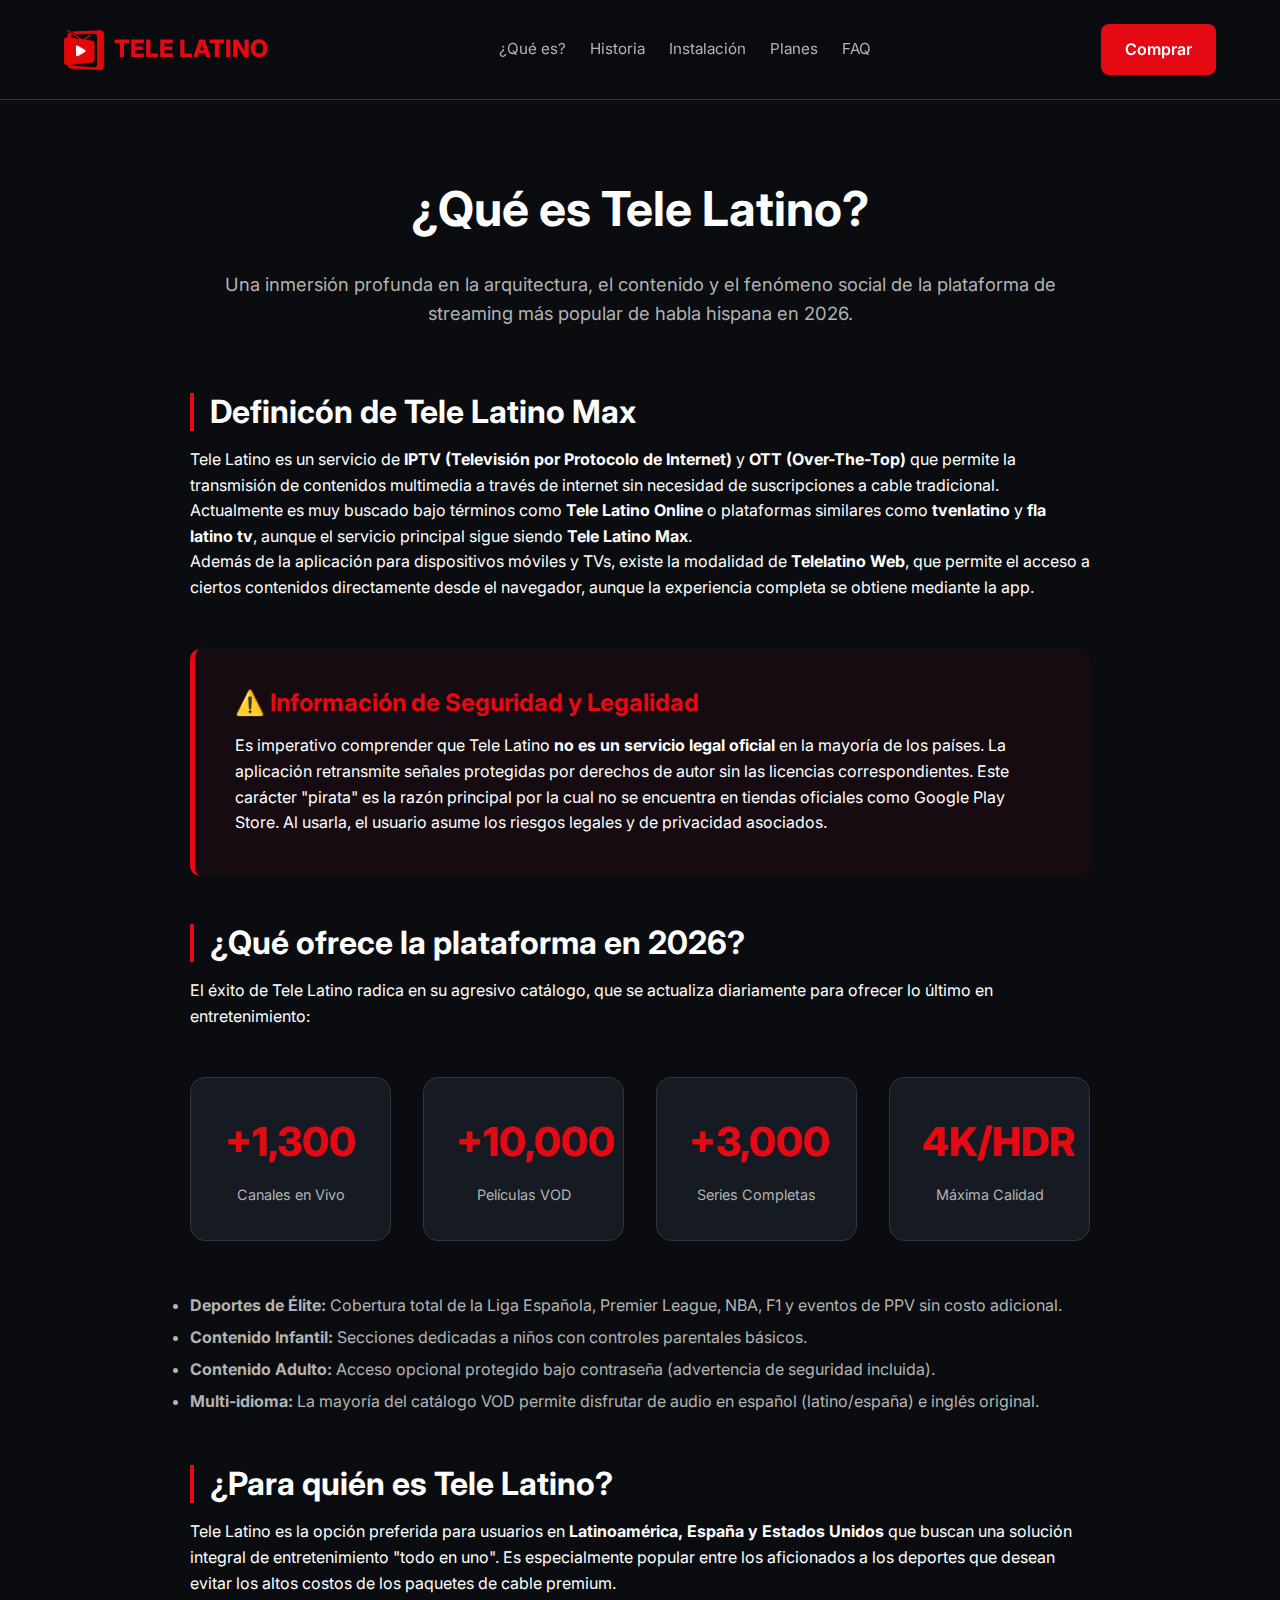
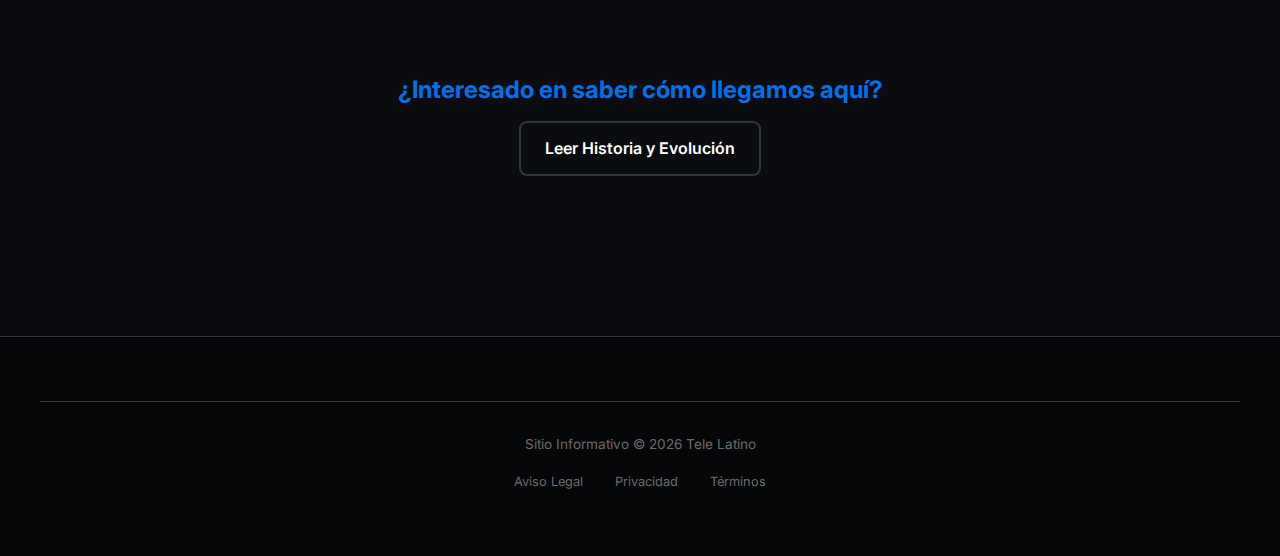
<file: que-es-tele-latino.html>
<!DOCTYPE html>
<html lang="es">

<head>
    <meta charset="UTF-8">
    <meta name="viewport" content="width=device-width, initial-scale=1.0">
    <title>¿Qué es Tele Latino Max? Análisis de la App y Tele Latino Online</title>
    <meta name="description"
        content="Descubre qué es Tele Latino Max, su plataforma web y por qué es líder. Análisis de Telelatino Web y compatibilidad con dispositivos Android. Guía 2026.">
    <link rel="canonical" href="https://telelatino-mundial.info/que-es-tele-latino.html">

    <!-- Open Graph -->
    <meta property="og:type" content="article">
    <meta property="og:title" content="¿Qué es Tele Latino Max? Análisis Completo 2026">
    <meta property="og:description" content="Conoce todo sobre Telelatino Web, Tele Latino Online y la app oficial.">
    <meta property="og:image" content="https://telelatino-mundial.info/img/logo.png">
    <link rel="icon" type="image/png" href="img/favicon.png">
    <link rel="stylesheet" href="css/styles.css">
    <link rel="preconnect" href="https://fonts.googleapis.com">
    <link rel="preconnect" href="https://fonts.gstatic.com" crossorigin>
    <link href="https://fonts.googleapis.com/css2?family=Inter:wght@400;600;700;800&display=swap" rel="stylesheet">
    <style>
        .info-section {
            padding: 5rem 0;
        }

        .warning-box {
            background: rgba(229, 9, 20, 0.05);
            border-left: 5px solid var(--primary);
            padding: 2.5rem;
            border-radius: 10px;
            margin: 3rem 0;
        }

        .stats-grid {
            display: grid;
            grid-template-columns: repeat(auto-fit, minmax(200px, 1fr));
            gap: 2rem;
            margin-top: 3rem;
        }

        .stat-item {
            text-align: center;
            padding: 2rem;
            background: var(--bg-card);
            border-radius: 15px;
            border: 1px solid var(--border);
        }

        .stat-number {
            display: block;
            font-size: 2.5rem;
            font-weight: 800;
            color: var(--primary);
            margin-bottom: 0.5rem;
        }
    </style>
</head>

<body>
    <header>
        <div class="container">
            <nav>
                <a href="index.html" class="logo">
                    <img src="img/logo.png" alt="Tele Latino">
                    Tele Latino
                </a>
                <div class="nav-links">
                    <a href="que-es-tele-latino.html">¿Qué es?</a>
                    <a href="historia.html">Historia</a>
                    <a href="instalacion.html">Instalación</a>
                    <a href="planes-precios.html">Planes</a>
                    <a href="faq.html">FAQ</a>
                </div>
                <div class="nav-cta">
                    <a href="https://telelatino-mundial.com" class="btn btn-primary">Comprar</a>
                </div>
            </nav>
        </div>
    </header>

    <main>
        <section class="info-section">
            <div class="container">
                <div style="max-width: 900px; margin: 0 auto;">
                    <h1 style="font-size: 3rem; margin-bottom: 2rem; text-align: center;">¿Qué es Tele Latino?</h1>
                    <p style="font-size: 1.15rem; color: var(--text-gray); text-align: center; margin-bottom: 4rem;">
                        Una inmersión profunda en la arquitectura, el contenido y el fenómeno social de la plataforma de
                        streaming más popular de habla hispana en 2026.
                    </p>

                    <div class="content-body">
                        <h2>Definicón de Tele Latino Max</h2>
                        <p>Tele Latino es un servicio de <strong>IPTV (Televisión por Protocolo de Internet)</strong> y
                            <strong>OTT (Over-The-Top)</strong> que permite la transmisión de contenidos multimedia a
                            través de internet sin necesidad de suscripciones a cable tradicional. Actualmente es muy
                            buscado bajo términos como <strong>Tele Latino Online</strong> o plataformas similares como
                            <strong>tvenlatino</strong> y <strong>fla latino tv</strong>, aunque el servicio principal
                            sigue siendo <strong>Tele Latino Max</strong>.
                        </p>
                        <p>Además de la aplicación para dispositivos móviles y TVs, existe la modalidad de
                            <strong>Telelatino Web</strong>, que permite el acceso a ciertos contenidos directamente
                            desde el navegador, aunque la experiencia completa se obtiene mediante la app.
                        </p>

                        <div class="warning-box">
                            <h3 style="margin-top: 0; color: var(--primary);">⚠️ Información de Seguridad y Legalidad
                            </h3>
                            <p style="margin-bottom: 0;">Es imperativo comprender que Tele Latino <strong>no es un
                                    servicio legal oficial</strong> en la mayoría de los países. La aplicación
                                retransmite señales protegidas por derechos de autor sin las licencias correspondientes.
                                Este carácter "pirata" es la razón principal por la cual no se encuentra en tiendas
                                oficiales como Google Play Store. Al usarla, el usuario asume los riesgos legales y de
                                privacidad asociados.</p>
                        </div>

                        <h2>¿Qué ofrece la plataforma en 2026?</h2>
                        <p>El éxito de Tele Latino radica en su agresivo catálogo, que se actualiza diariamente para
                            ofrecer lo último en entretenimiento:</p>

                        <div class="stats-grid">
                            <div class="stat-item">
                                <span class="stat-number">+1,300</span>
                                <span style="font-size: 0.9rem; color: var(--text-gray);">Canales en Vivo</span>
                            </div>
                            <div class="stat-item">
                                <span class="stat-number">+10,000</span>
                                <span style="font-size: 0.9rem; color: var(--text-gray);">Películas VOD</span>
                            </div>
                            <div class="stat-item">
                                <span class="stat-number">+3,000</span>
                                <span style="font-size: 0.9rem; color: var(--text-gray);">Series Completas</span>
                            </div>
                            <div class="stat-item">
                                <span class="stat-number">4K/HDR</span>
                                <span style="font-size: 0.9rem; color: var(--text-gray);">Máxima Calidad</span>
                            </div>
                        </div>

                        <ul style="margin: 3rem 0; color: var(--text-gray); line-height: 2;">
                            <li><strong>Deportes de Élite:</strong> Cobertura total de la Liga Española, Premier League,
                                NBA, F1 y eventos de PPV sin costo adicional.</li>
                            <li><strong>Contenido Infantil:</strong> Secciones dedicadas a niños con controles
                                parentales básicos.</li>
                            <li><strong>Contenido Adulto:</strong> Acceso opcional protegido bajo contraseña
                                (advertencia de seguridad incluida).</li>
                            <li><strong>Multi-idioma:</strong> La mayoría del catálogo VOD permite disfrutar de audio en
                                español (latino/españa) e inglés original.</li>
                        </ul>

                        <h2>¿Para quién es Tele Latino?</h2>
                        <p>Tele Latino es la opción preferida para usuarios en <strong>Latinoamérica, España y Estados
                                Unidos</strong> que buscan una solución integral de entretenimiento "todo en uno". Es
                            especialmente popular entre los aficionados a los deportes que desean evitar los altos
                            costos de los paquetes de cable premium.</p>

                        <div style="text-align: center; margin-top: 5rem;">
                            <h3 style="border: none;">¿Interesado en saber cómo llegamos aquí?</h3>
                            <a href="historia.html" class="btn btn-outline">Leer Historia y Evolución</a>
                        </div>
                    </div>
                </div>
            </div>
        </section>
    </main>

    <footer>
        <div class="container" style="padding: 2rem 0; text-align: center; border-top: 1px solid var(--border);">
            <p style="color: var(--text-muted); font-size: 0.85rem; margin-bottom: 1rem;">Sitio Informativo &copy; 2026
                Tele Latino</p>
            <div style="display: flex; justify-content: center; gap: 2rem; font-size: 0.8rem;">
                <a href="aviso-legal.html" style="color: var(--text-muted); text-decoration: none;">Aviso Legal</a>
                <a href="politica-privacidad.html"
                    style="color: var(--text-muted); text-decoration: none;">Privacidad</a>
                <a href="terminos-condiciones.html"
                    style="color: var(--text-muted); text-decoration: none;">Términos</a>
            </div>
        </div>
    </footer>
</body>

</html>
</file>
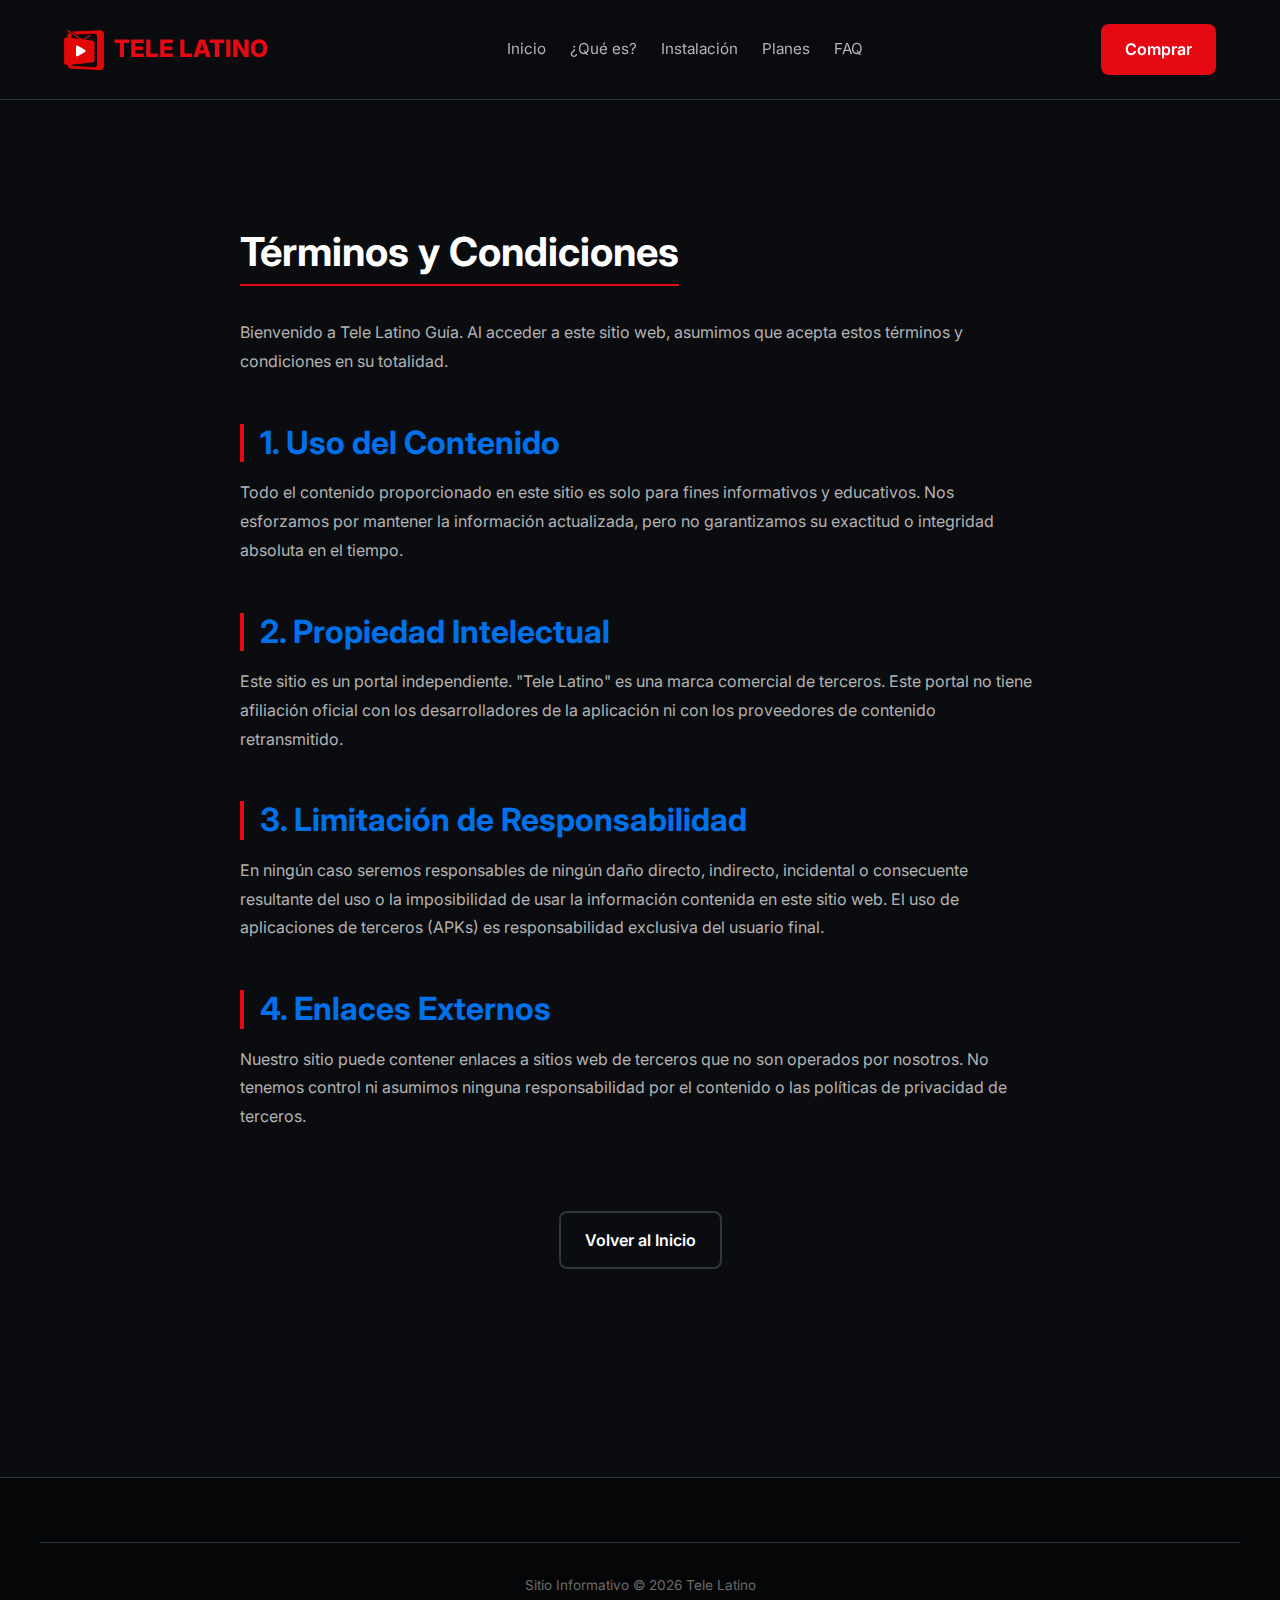
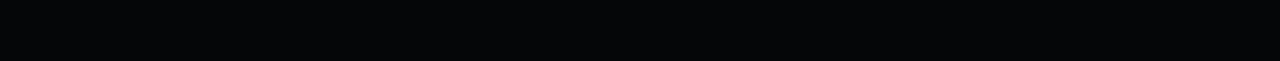
<file: terminos-condiciones.html>
<!DOCTYPE html>
<html lang="es">

<head>
    <meta charset="UTF-8">
    <meta name="viewport" content="width=device-width, initial-scale=1.0">
    <title>Términos y Condiciones – Tele Latino Guía 2026</title>
    <meta name="description"
        content="Reglas de uso de nuestro portal informativo. Conoce tus derechos y responsabilidades al navegar por nuestra guía educativa.">
    <link rel="canonical" href="https://telelatino-guia.info/terminos-condiciones.html">
    <link rel="icon" type="image/png" href="img/favicon.png">
    <link rel="stylesheet" href="css/styles.css">
    <link rel="preconnect" href="https://fonts.googleapis.com">
    <link rel="preconnect" href="https://fonts.gstatic.com" crossorigin>
    <link href="https://fonts.googleapis.com/css2?family=Inter:wght@400;600;700;800&display=swap" rel="stylesheet">
    <style>
        .legal-content {
            padding: 8rem 0;
            max-width: 800px;
            margin: 0 auto;
            line-height: 1.8;
            color: var(--text-gray);
        }

        .legal-content h1 {
            color: var(--text-white);
            margin-bottom: 2rem;
            border-bottom: 2px solid var(--primary);
            padding-bottom: 0.5rem;
            display: inline-block;
        }

        .legal-content h2 {
            color: var(--secondary);
            margin-top: 3rem;
            margin-bottom: 1rem;
        }

        .legal-content p {
            margin-bottom: 1.5rem;
        }

        .legal-content ul {
            padding-left: 1.5rem;
            margin-bottom: 1.5rem;
        }

        .legal-content li {
            margin-bottom: 0.5rem;
        }
    </style>
</head>

<body>
    <header>
        <div class="container">
            <nav>
                <a href="index.html" class="logo">
                    <img src="img/logo.png" alt="Tele Latino">
                    Tele Latino
                </a>
                <div class="nav-links">
                    <a href="index.html">Inicio</a>
                    <a href="que-es-tele-latino.html">¿Qué es?</a>
                    <a href="instalacion.html">Instalación</a>
                    <a href="planes-precios.html">Planes</a>
                    <a href="faq.html">FAQ</a>
                </div>
                <div class="nav-cta">
                    <a href="https://telelatino-mundial.com" class="btn btn-primary">Comprar</a>
                </div>
            </nav>
        </div>
    </header>

    <main class="container legal-content">
        <h1>Términos y Condiciones</h1>
        <p>Bienvenido a Tele Latino Guía. Al acceder a este sitio web, asumimos que acepta estos términos y condiciones
            en su totalidad.</p>

        <h2>1. Uso del Contenido</h2>
        <p>Todo el contenido proporcionado en este sitio es solo para fines informativos y educativos. Nos esforzamos
            por mantener la información actualizada, pero no garantizamos su exactitud o integridad absoluta en el
            tiempo.</p>

        <h2>2. Propiedad Intelectual</h2>
        <p>Este sitio es un portal independiente. "Tele Latino" es una marca comercial de terceros. Este portal no tiene
            afiliación oficial con los desarrolladores de la aplicación ni con los proveedores de contenido
            retransmitido.</p>

        <h2>3. Limitación de Responsabilidad</h2>
        <p>En ningún caso seremos responsables de ningún daño directo, indirecto, incidental o consecuente resultante
            del uso o la imposibilidad de usar la información contenida en este sitio web. El uso de aplicaciones de
            terceros (APKs) es responsabilidad exclusiva del usuario final.</p>

        <h2>4. Enlaces Externos</h2>
        <p>Nuestro sitio puede contener enlaces a sitios web de terceros que no son operados por nosotros. No tenemos
            control ni asumimos ninguna responsabilidad por el contenido o las políticas de privacidad de terceros.</p>

        <div style="margin-top: 5rem; text-align: center;">
            <a href="index.html" class="btn btn-outline">Volver al Inicio</a>
        </div>
    </main>

    <footer>
        <div class="container" style="padding: 2rem 0; text-align: center; border-top: 1px solid var(--border);">
            <p style="color: var(--text-muted); font-size: 0.85rem;">Sitio Informativo &copy; 2026 Tele Latino</p>
        </div>
    </footer>
</body>

</html>
</file>
<file: css/styles.css>
:root {
  /* Color Palette - Streaming Style */
  --bg-dark: #0a0c10;
  --bg-card: #161a22;
  --primary: #e50914;
  /* Red accent */
  --primary-hover: #ff1f2d;
  --secondary: #0071eb;
  /* Blue accent */
  --text-white: #ffffff;
  --text-gray: #b3b3b3;
  --text-muted: #6b6b6b;
  --border: #30363d;

  /* Transitions */
  --transition: all 0.3s ease;

  /* Spacing */
  --container-max-width: 1200px;
}

* {
  margin: 0;
  padding: 0;
  box-sizing: border-box;
}

body {
  font-family: 'Inter', system-ui, -apple-system, sans-serif;
  background-color: var(--bg-dark);
  color: var(--text-white);
  line-height: 1.6;
  overflow-x: hidden;
}

.container {
  max-width: var(--container-max-width);
  margin: 0 auto;
  padding: 0 1.5rem;
}

/* Typography */
h1,
h2,
h3,
h4 {
  font-weight: 700;
  margin-bottom: 1rem;
  line-height: 1.2;
}

h1 {
  font-size: 2.5rem;
}

h2 {
  font-size: 2rem;
  border-left: 4px solid var(--primary);
  padding-left: 1rem;
  margin-top: 2.5rem;
}

h3 {
  font-size: 1.5rem;
  color: var(--secondary);
  margin-top: 1.5rem;
}

/* Buttons */
.btn {
  display: inline-block;
  padding: 0.8rem 1.5rem;
  border-radius: 8px;
  text-decoration: none;
  font-weight: 600;
  cursor: pointer;
  transition: var(--transition);
  border: none;
  text-align: center;
}

.btn-primary {
  background-color: var(--primary);
  color: white;
}

.btn-primary:hover {
  background-color: var(--primary-hover);
  transform: translateY(-2px);
}

.btn-outline {
  background-color: transparent;
  border: 2px solid var(--border);
  color: var(--text-white);
}

.btn-outline:hover {
  border-color: var(--text-white);
  background-color: rgba(255, 255, 255, 0.05);
}

/* Header & Nav */
header {
  padding: 1.5rem 0;
  background-color: rgba(10, 12, 16, 0.95);
  position: sticky;
  top: 0;
  z-index: 1000;
  border-bottom: 1px solid var(--border);
}

nav {
  display: flex;
  justify-content: space-between;
  align-items: center;
}

.logo {
  display: flex;
  align-items: center;
  gap: 10px;
  font-size: 1.5rem;
  font-weight: 800;
  color: var(--primary);
  text-transform: uppercase;
  text-decoration: none;
}

.logo img {
  height: 40px;
  width: auto;
}

/* Incremental Styles for Premium Look */
.hero {
  position: relative;
  padding: 120px 0;
  overflow: hidden;
  background: radial-gradient(circle at 70% 30%, rgba(229, 9, 20, 0.15) 0%, rgba(10, 12, 16, 1) 70%),
    linear-gradient(135deg, rgba(10, 12, 16, 1) 0%, rgba(0, 113, 235, 0.05) 100%);
}

.hero::before {
  content: '';
  position: absolute;
  top: 0;
  left: 0;
  width: 100%;
  height: 100%;
  background: transparent;
  z-index: 1;
}

.nav-links {
  display: flex;
  gap: 1.5rem;
}

.nav-links a {
  color: var(--text-gray);
  text-decoration: none;
  font-size: 0.95rem;
  transition: var(--transition);
}

.nav-links a:hover {
  color: var(--text-white);
}

/* Cards */
.card-grid {
  display: grid;
  grid-template-columns: repeat(auto-fit, minmax(280px, 1fr));
  gap: 2rem;
  margin: 3rem 0;
}

.pricing-grid {
  grid-template-columns: repeat(4, 1fr) !important;
}

@media (max-width: 1100px) {
  .pricing-grid {
    grid-template-columns: repeat(2, 1fr) !important;
  }
}

@media (max-width: 600px) {
  .pricing-grid {
    grid-template-columns: 1fr !important;
  }
}

.card {
  background-color: var(--bg-card);
  padding: 2rem;
  border-radius: 12px;
  border: 1px solid var(--border);
  transition: var(--transition);
}

.card:hover {
  border-color: var(--primary);
  transform: translateY(-5px);
}

/* Footer */
footer {
  margin-top: 5rem;
  padding: 4rem 0 2rem;
  background-color: #050608;
  border-top: 1px solid var(--border);
}

.footer-content {
  display: flex;
  justify-content: space-between;
  flex-wrap: wrap;
  gap: 3rem;
  margin-bottom: 3rem;
}

.legal-notice {
  font-size: 0.85rem;
  color: var(--text-muted);
  max-width: 400px;
}

@media (max-width: 768px) {
  h1 {
    font-size: 2rem;
  }

  .nav-links {
    display: none;
  }

  /* Mobile menu simplified for now */
}
</file>
